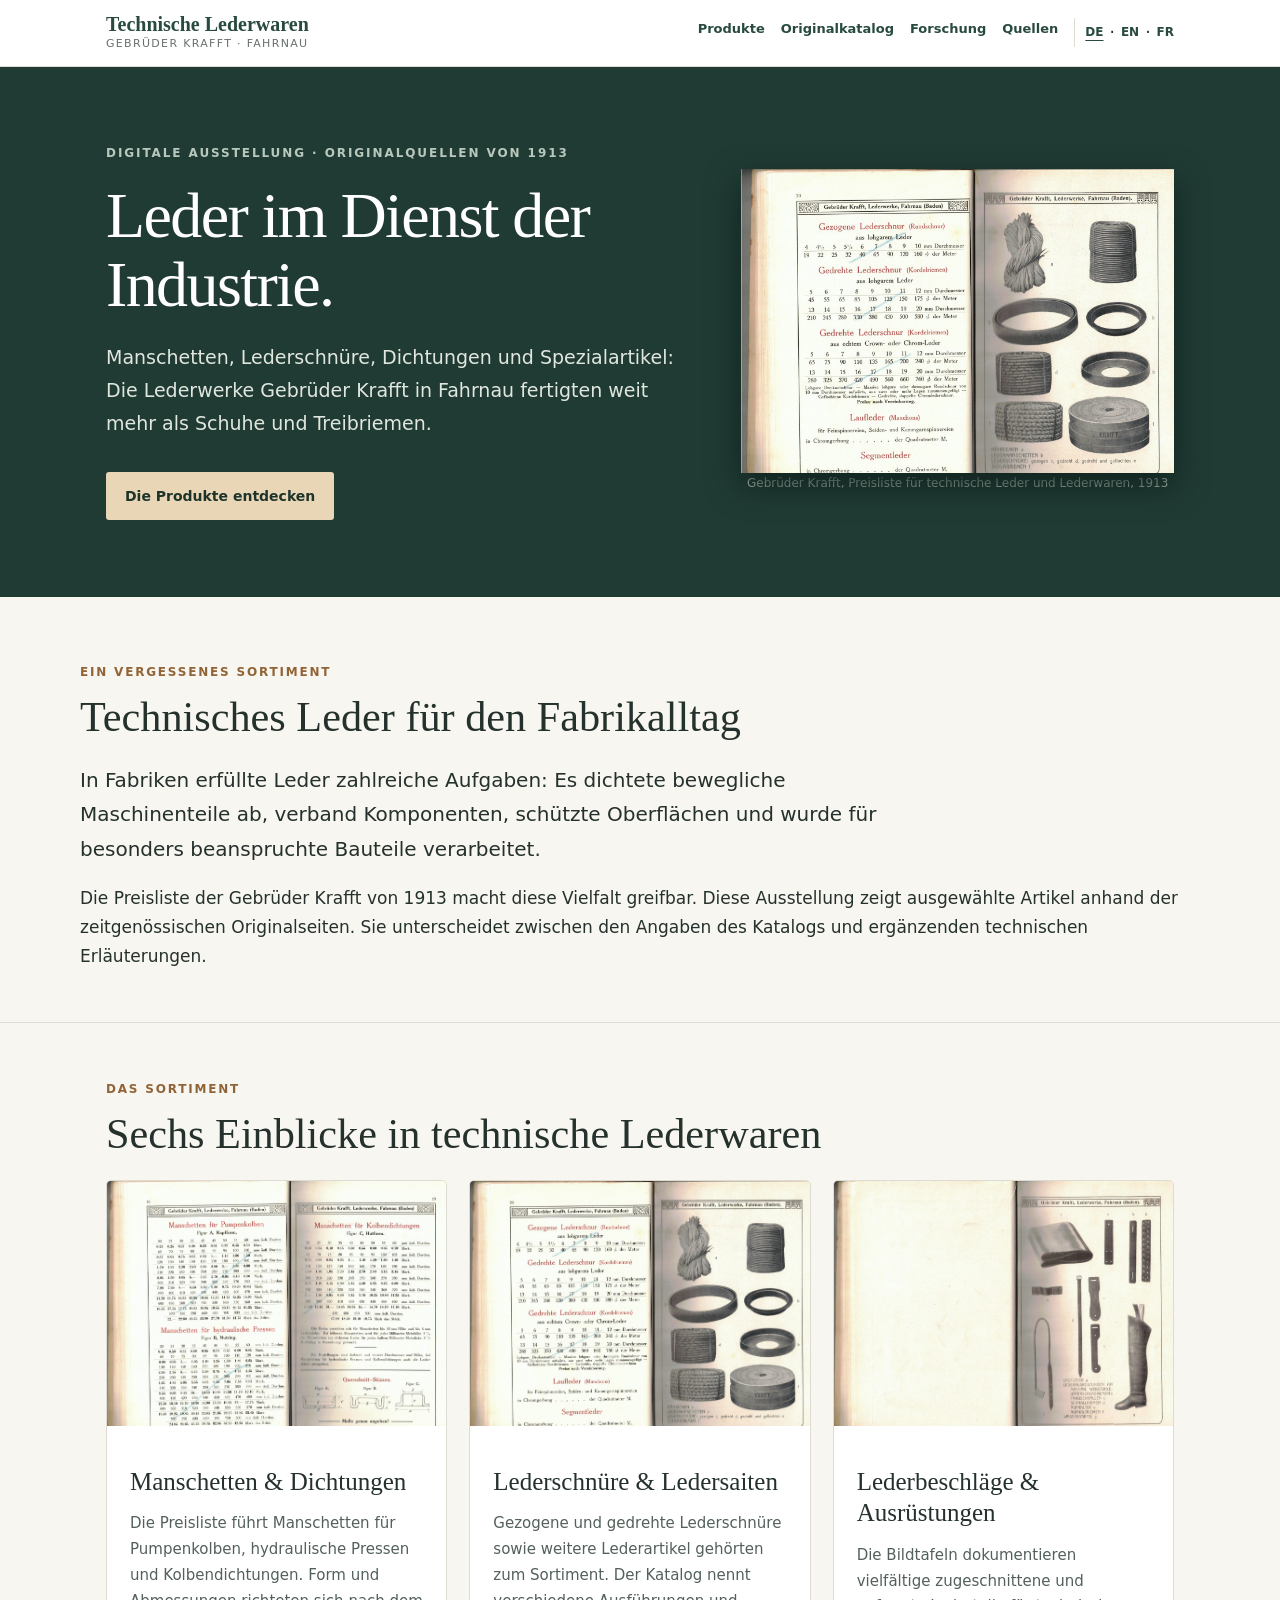
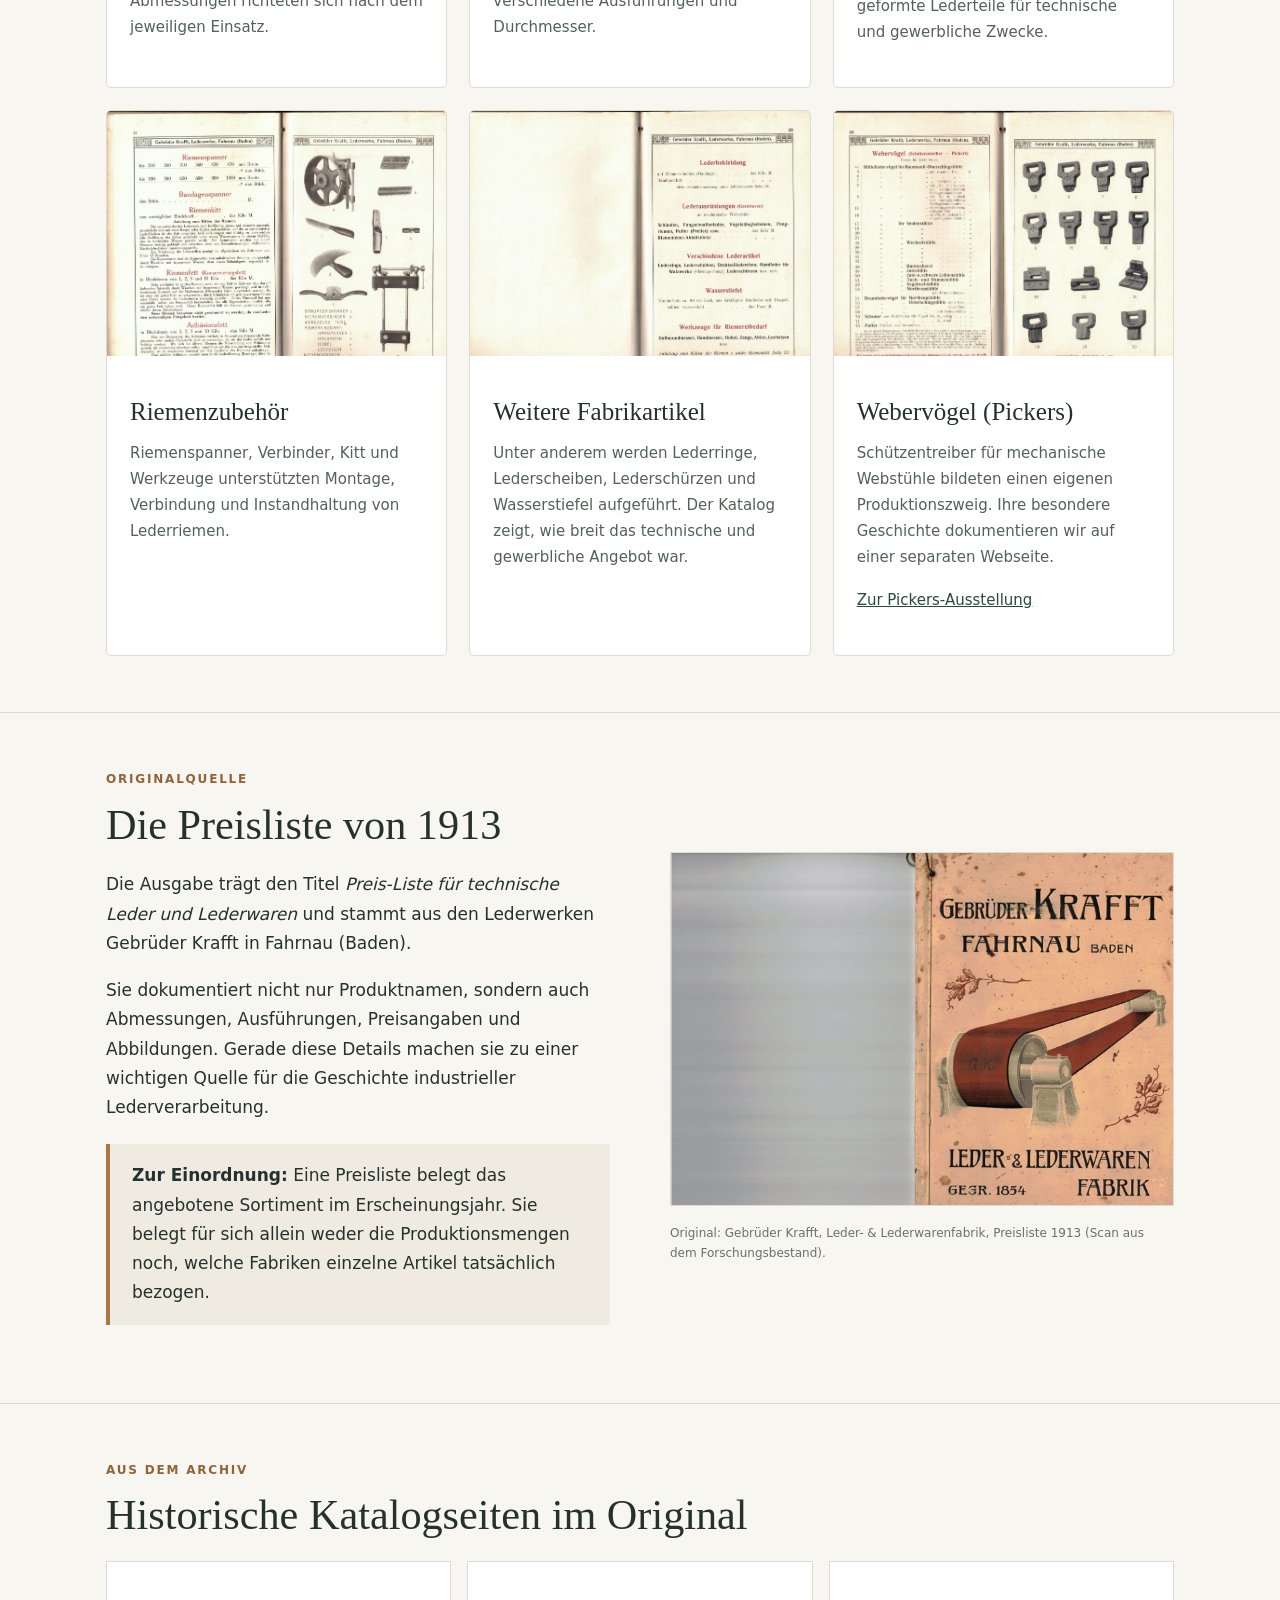
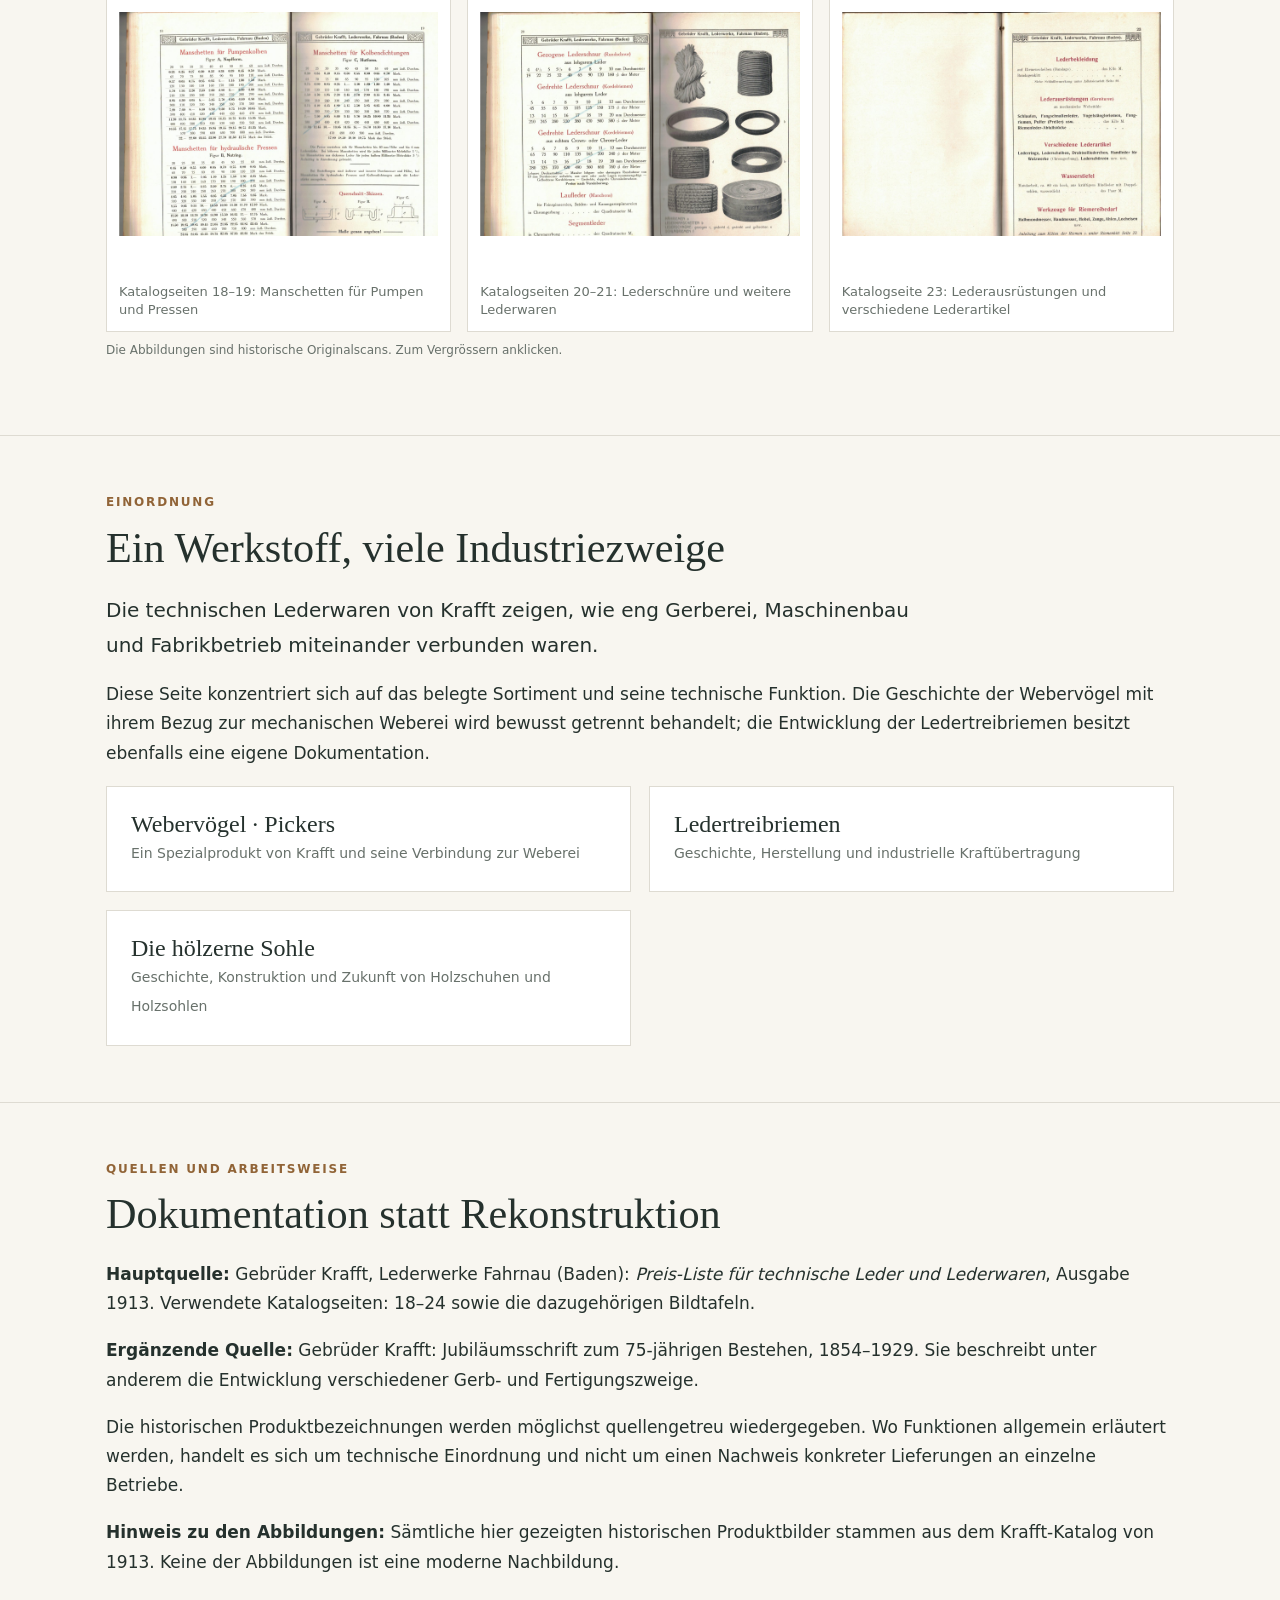
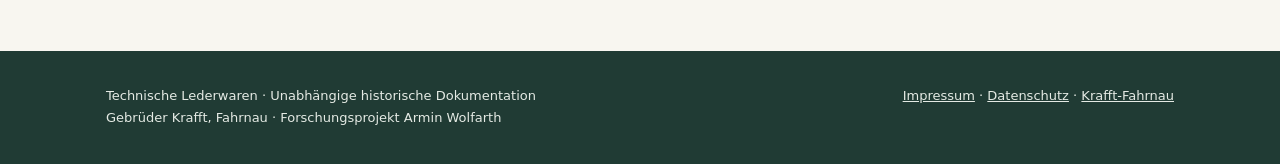
<file: index.html>
<!DOCTYPE html>

<html lang="de">
<head>
<meta charset="utf-8"/>
<meta content="width=device-width, initial-scale=1" name="viewport"/>
<title>Technische Lederwaren – Gebrüder Krafft Fahrnau | Historischer Katalog 1913</title>
<meta content="Historische technische Lederwaren der Gebrüder Krafft in Fahrnau: Manschetten, Dichtungen, Lederschnüre und Fabrikartikel aus dem Originalkatalog von 1913." name="description"/>
<meta content="index,follow" name="robots"/>
<link href="https://technische-lederwaren.krafft-fahrnau.de/" rel="canonical"/>
<link href="style.css" rel="stylesheet"/>
<link href="https://technische-lederwaren.krafft-fahrnau.de/" hreflang="de" rel="alternate"/><link href="https://technische-lederwaren.krafft-fahrnau.de/en/" hreflang="en" rel="alternate"/><link href="https://technische-lederwaren.krafft-fahrnau.de/fr/" hreflang="fr" rel="alternate"/></head>
<body>
<header><div class="wrap"><a class="brand" href="index.html">Technische Lederwaren<small>Gebrüder Krafft · Fahrnau</small></a><nav aria-label="Hauptnavigation"><a href="index.html#produkte">Produkte</a><a href="index.html#katalog">Originalkatalog</a><a href="index.html#forschung">Forschung</a><a href="index.html#quellen">Quellen</a><span aria-label="Sprachen" class="language-switch"><a aria-current="page" href="./">DE</a> · <a href="en/">EN</a> · <a href="fr/">FR</a></span></nav></div></header>
<section class="hero"><div class="wrap"><div><div class="eyebrow">Digitale Ausstellung · Originalquellen von 1913</div><h1>Leder im Dienst der Industrie.</h1><p>Manschetten, Lederschnüre, Dichtungen und Spezialartikel: Die Lederwerke Gebrüder Krafft in Fahrnau fertigten weit mehr als Schuhe und Treibriemen.</p><a class="btn" href="#produkte">Die Produkte entdecken</a></div><figure><img alt="Originalkatalog Gebrüder Krafft 1913: Lederschnüre und Abbildungen technischer Lederartikel" src="assets/katalog-14.jpg"/><figcaption>Gebrüder Krafft, Preisliste für technische Leder und Lederwaren, 1913</figcaption></figure></div></section>
<main>
<section class="intro wrap"><div class="kicker">Ein vergessenes Sortiment</div><h2>Technisches Leder für den Fabrikalltag</h2><p class="lead">In Fabriken erfüllte Leder zahlreiche Aufgaben: Es dichtete bewegliche Maschinenteile ab, verband Komponenten, schützte Oberflächen und wurde für besonders beanspruchte Bauteile verarbeitet.</p><p>Die Preisliste der Gebrüder Krafft von 1913 macht diese Vielfalt greifbar. Diese Ausstellung zeigt ausgewählte Artikel anhand der zeitgenössischen Originalseiten. Sie unterscheidet zwischen den Angaben des Katalogs und ergänzenden technischen Erläuterungen.</p></section>
<section class="section" id="produkte"><div class="wrap"><div class="kicker">Das Sortiment</div><h2>Sechs Einblicke in technische Lederwaren</h2><div class="cards">
<article class="card"><img alt="Katalogseiten 18 und 19 mit Manschetten für Pumpenkolben und hydraulische Pressen" loading="lazy" src="assets/katalog-13.jpg"/><div class="inside"><h3>Manschetten &amp; Dichtungen</h3><p>Die Preisliste führt Manschetten für Pumpenkolben, hydraulische Pressen und Kolbendichtungen. Form und Abmessungen richteten sich nach dem jeweiligen Einsatz.</p></div></article>
<article class="card"><img alt="Katalogseiten 20 und 21 mit Lederschnüren und technischen Lederprodukten" loading="lazy" src="assets/katalog-14.jpg"/><div class="inside"><h3>Lederschnüre &amp; Ledersaiten</h3><p>Gezogene und gedrehte Lederschnüre sowie weitere Lederartikel gehörten zum Sortiment. Der Katalog nennt verschiedene Ausführungen und Durchmesser.</p></div></article>
<article class="card"><img alt="Historische Abbildungen von Lederausrüstungen und Zubehör im Krafft-Katalog" loading="lazy" src="assets/katalog-15.jpg"/><div class="inside"><h3>Lederbeschläge &amp; Ausrüstungen</h3><p>Die Bildtafeln dokumentieren vielfältige zugeschnittene und geformte Lederteile für technische und gewerbliche Zwecke.</p></div></article>
<article class="card"><img alt="Katalogseite mit Riemenspannern, Riemenkitt und Werkzeugen" loading="lazy" src="assets/katalog-17.jpg"/><div class="inside"><h3>Riemenzubehör</h3><p>Riemenspanner, Verbinder, Kitt und Werkzeuge unterstützten Montage, Verbindung und Instandhaltung von Lederriemen.</p></div></article>
<article class="card"><img alt="Katalogseite mit Lederausrüstungen, Lederartikeln und Wasserstiefeln" loading="lazy" src="assets/katalog-18.jpg"/><div class="inside"><h3>Weitere Fabrikartikel</h3><p>Unter anderem werden Lederringe, Lederscheiben, Lederschürzen und Wasserstiefel aufgeführt. Der Katalog zeigt, wie breit das technische und gewerbliche Angebot war.</p></div></article>
<article class="card"><img alt="Krafft-Katalog Seite 24 mit Webervögeln und Picker-Abbildungen" loading="lazy" src="assets/katalog-19.jpg"/><div class="inside"><h3>Webervögel (Pickers)</h3><p>Schützentreiber für mechanische Webstühle bildeten einen eigenen Produktionszweig. Ihre besondere Geschichte dokumentieren wir auf einer separaten Webseite.</p><p><a href="https://pickers.krafft-fahrnau.de/">Zur Pickers-Ausstellung</a></p></div></article>
</div></div></section>
<section class="section" id="katalog"><div class="wrap split"><div><div class="kicker">Originalquelle</div><h2>Die Preisliste von 1913</h2><p>Die Ausgabe trägt den Titel <em>Preis-Liste für technische Leder und Lederwaren</em> und stammt aus den Lederwerken Gebrüder Krafft in Fahrnau (Baden).</p><p>Sie dokumentiert nicht nur Produktnamen, sondern auch Abmessungen, Ausführungen, Preisangaben und Abbildungen. Gerade diese Details machen sie zu einer wichtigen Quelle für die Geschichte industrieller Lederverarbeitung.</p><div class="note"><strong>Zur Einordnung:</strong> Eine Preisliste belegt das angebotene Sortiment im Erscheinungsjahr. Sie belegt für sich allein weder die Produktionsmengen noch, welche Fabriken einzelne Artikel tatsächlich bezogen.</div></div><div><img alt="Titelblatt des Krafft-Katalogs Leder und Lederwaren, Ausgabe 1913" loading="lazy" src="assets/katalog-1.jpg"/><div class="caption">Original: Gebrüder Krafft, Leder- &amp; Lederwarenfabrik, Preisliste 1913 (Scan aus dem Forschungsbestand).</div></div></div></section>
<section class="section"><div class="wrap"><div class="kicker">Aus dem Archiv</div><h2>Historische Katalogseiten im Original</h2><div class="gallery"><figure><a aria-label="Katalogseiten 18 bis 19 vergrössern" href="assets/katalog-13.jpg" rel="noopener" target="_blank"><img alt="Manschetten für Pumpenkolben und hydraulische Pressen" loading="lazy" src="assets/katalog-13.jpg"/></a><figcaption>Katalogseiten 18–19: Manschetten für Pumpen und Pressen</figcaption></figure><figure><a aria-label="Katalogseiten 20 bis 21 vergrössern" href="assets/katalog-14.jpg" rel="noopener" target="_blank"><img alt="Lederschnüre und Manschon-Leder" loading="lazy" src="assets/katalog-14.jpg"/></a><figcaption>Katalogseiten 20–21: Lederschnüre und weitere Lederwaren</figcaption></figure><figure><a aria-label="Katalogseite 23 vergrössern" href="assets/katalog-18.jpg" rel="noopener" target="_blank"><img alt="Verschiedene Lederartikel und Wasserstiefel" loading="lazy" src="assets/katalog-18.jpg"/></a><figcaption>Katalogseite 23: Lederausrüstungen und verschiedene Lederartikel</figcaption></figure></div><p class="caption">Die Abbildungen sind historische Originalscans. Zum Vergrössern anklicken.</p></div></section>
<section class="section" id="forschung"><div class="wrap"><div class="kicker">Einordnung</div><h2>Ein Werkstoff, viele Industriezweige</h2><p class="lead">Die technischen Lederwaren von Krafft zeigen, wie eng Gerberei, Maschinenbau und Fabrikbetrieb miteinander verbunden waren.</p><p>Diese Seite konzentriert sich auf das belegte Sortiment und seine technische Funktion. Die Geschichte der Webervögel mit ihrem Bezug zur mechanischen Weberei wird bewusst getrennt behandelt; die Entwicklung der Ledertreibriemen besitzt ebenfalls eine eigene Dokumentation.</p><div class="links"><a class="linkbox" href="https://pickers.krafft-fahrnau.de/"><strong>Webervögel · Pickers</strong><span>Ein Spezialprodukt von Krafft und seine Verbindung zur Weberei</span></a><a class="linkbox" href="https://ledertreibriemen.de/"><strong>Ledertreibriemen</strong><span>Geschichte, Herstellung und industrielle Kraftübertragung</span></a><a class="linkbox" href="https://hoelzernesohle.de/"><strong>Die hölzerne Sohle</strong><span>Geschichte, Konstruktion und Zukunft von Holzschuhen und Holzsohlen</span></a></div></div></section>
<section class="section" id="quellen"><div class="wrap"><div class="kicker">Quellen und Arbeitsweise</div><h2>Dokumentation statt Rekonstruktion</h2><p><strong>Hauptquelle:</strong> Gebrüder Krafft, Lederwerke Fahrnau (Baden): <em>Preis-Liste für technische Leder und Lederwaren</em>, Ausgabe 1913. Verwendete Katalogseiten: 18–24 sowie die dazugehörigen Bildtafeln.</p><p><strong>Ergänzende Quelle:</strong> Gebrüder Krafft: Jubiläumsschrift zum 75-jährigen Bestehen, 1854–1929. Sie beschreibt unter anderem die Entwicklung verschiedener Gerb- und Fertigungszweige.</p><p>Die historischen Produktbezeichnungen werden möglichst quellengetreu wiedergegeben. Wo Funktionen allgemein erläutert werden, handelt es sich um technische Einordnung und nicht um einen Nachweis konkreter Lieferungen an einzelne Betriebe.</p><p><strong>Hinweis zu den Abbildungen:</strong> Sämtliche hier gezeigten historischen Produktbilder stammen aus dem Krafft-Katalog von 1913. Keine der Abbildungen ist eine moderne Nachbildung.</p></div></section>
</main>
<footer><div class="wrap"><div>Technische Lederwaren · Unabhängige historische Dokumentation<br/>Gebrüder Krafft, Fahrnau · Forschungsprojekt Armin Wolfarth</div><div><a href="impressum.html">Impressum</a> · <a href="datenschutz.html">Datenschutz</a> · <a href="https://krafft-fahrnau.de/">Krafft-Fahrnau</a></div></div></footer>
</body>
</html>
</file>
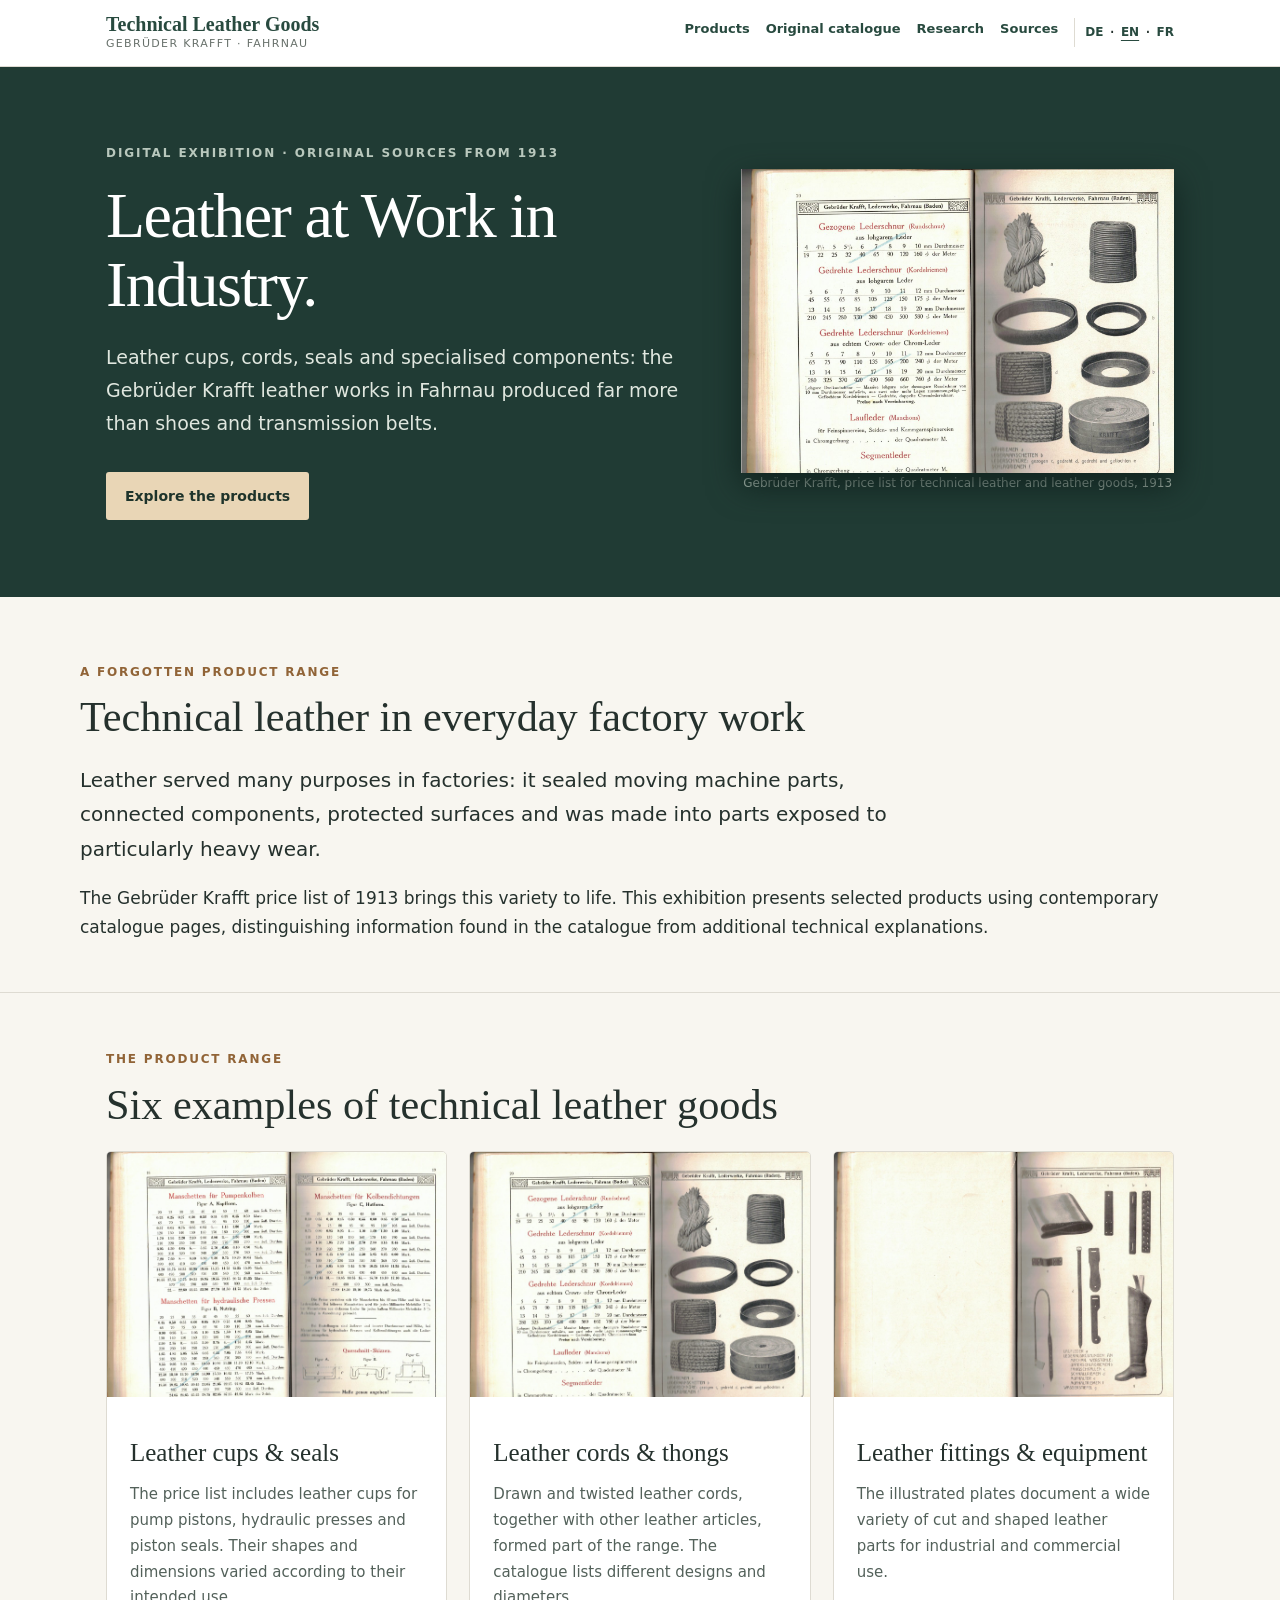
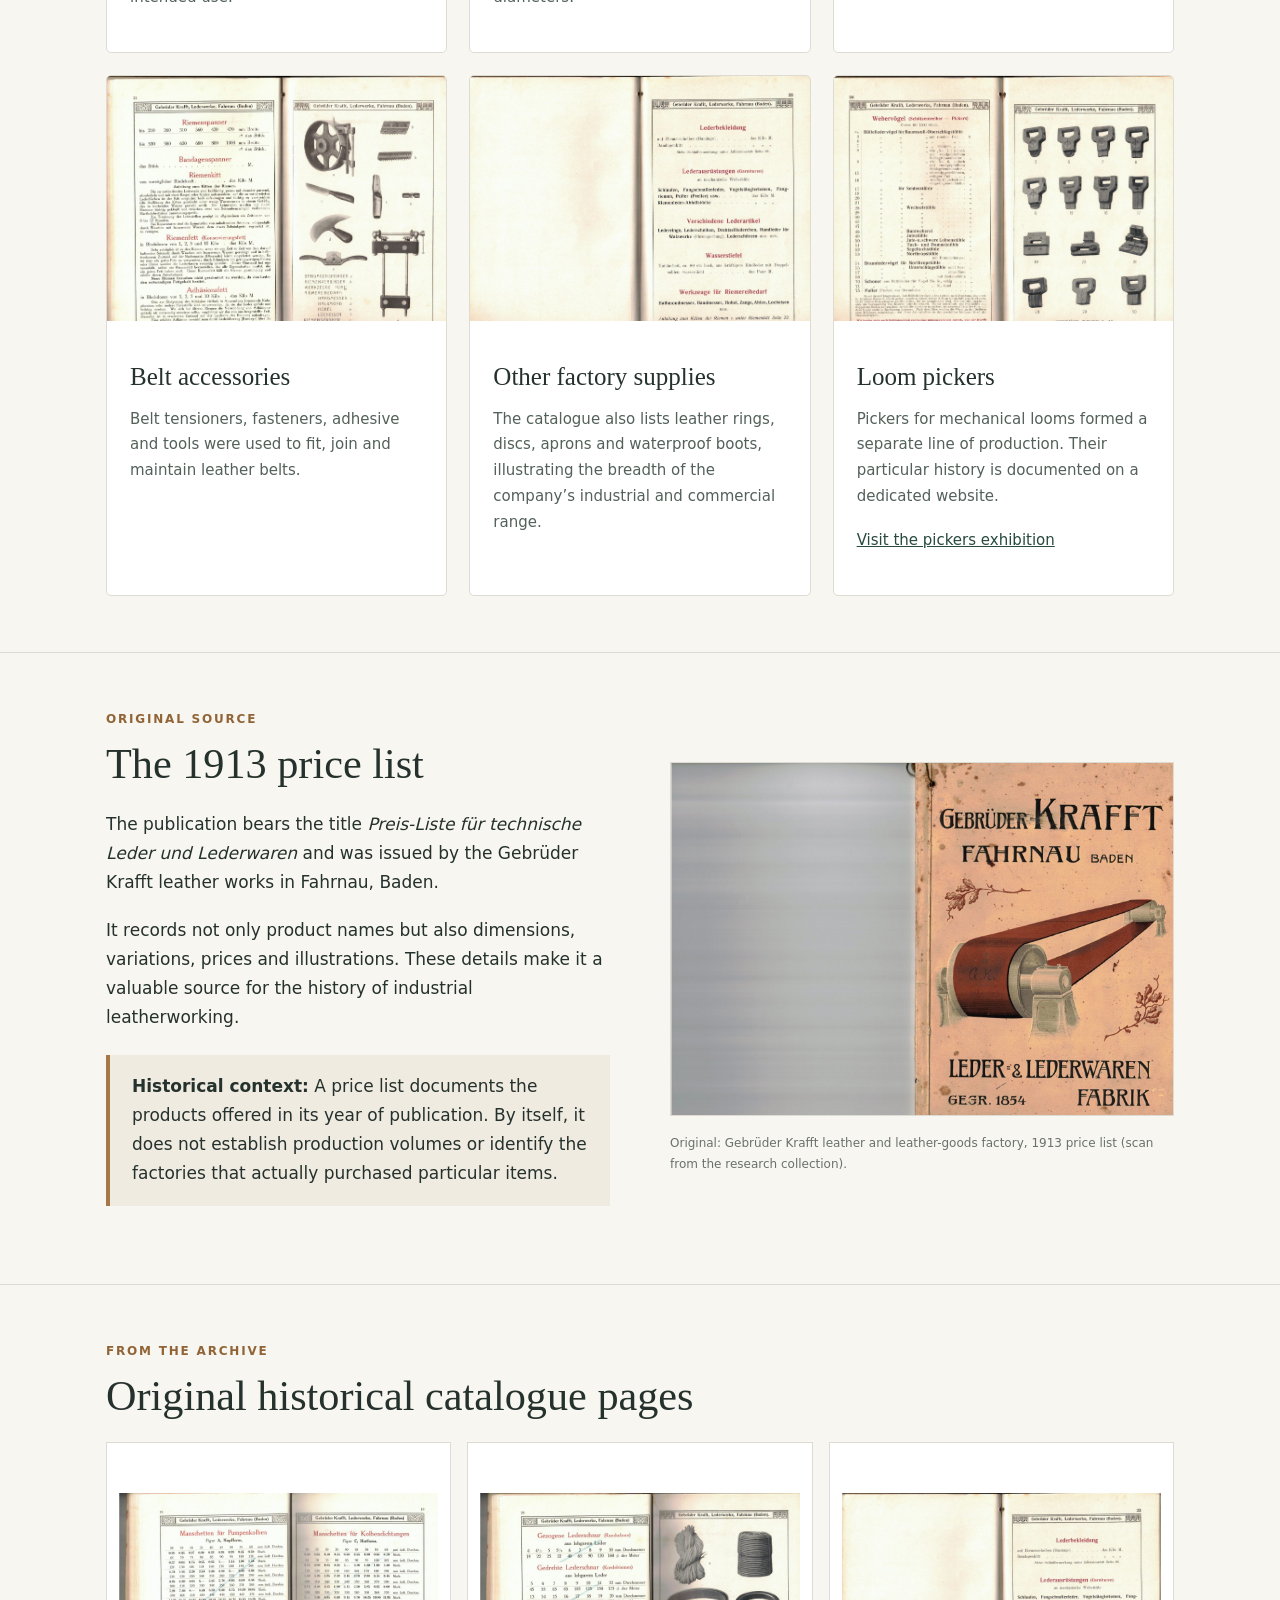
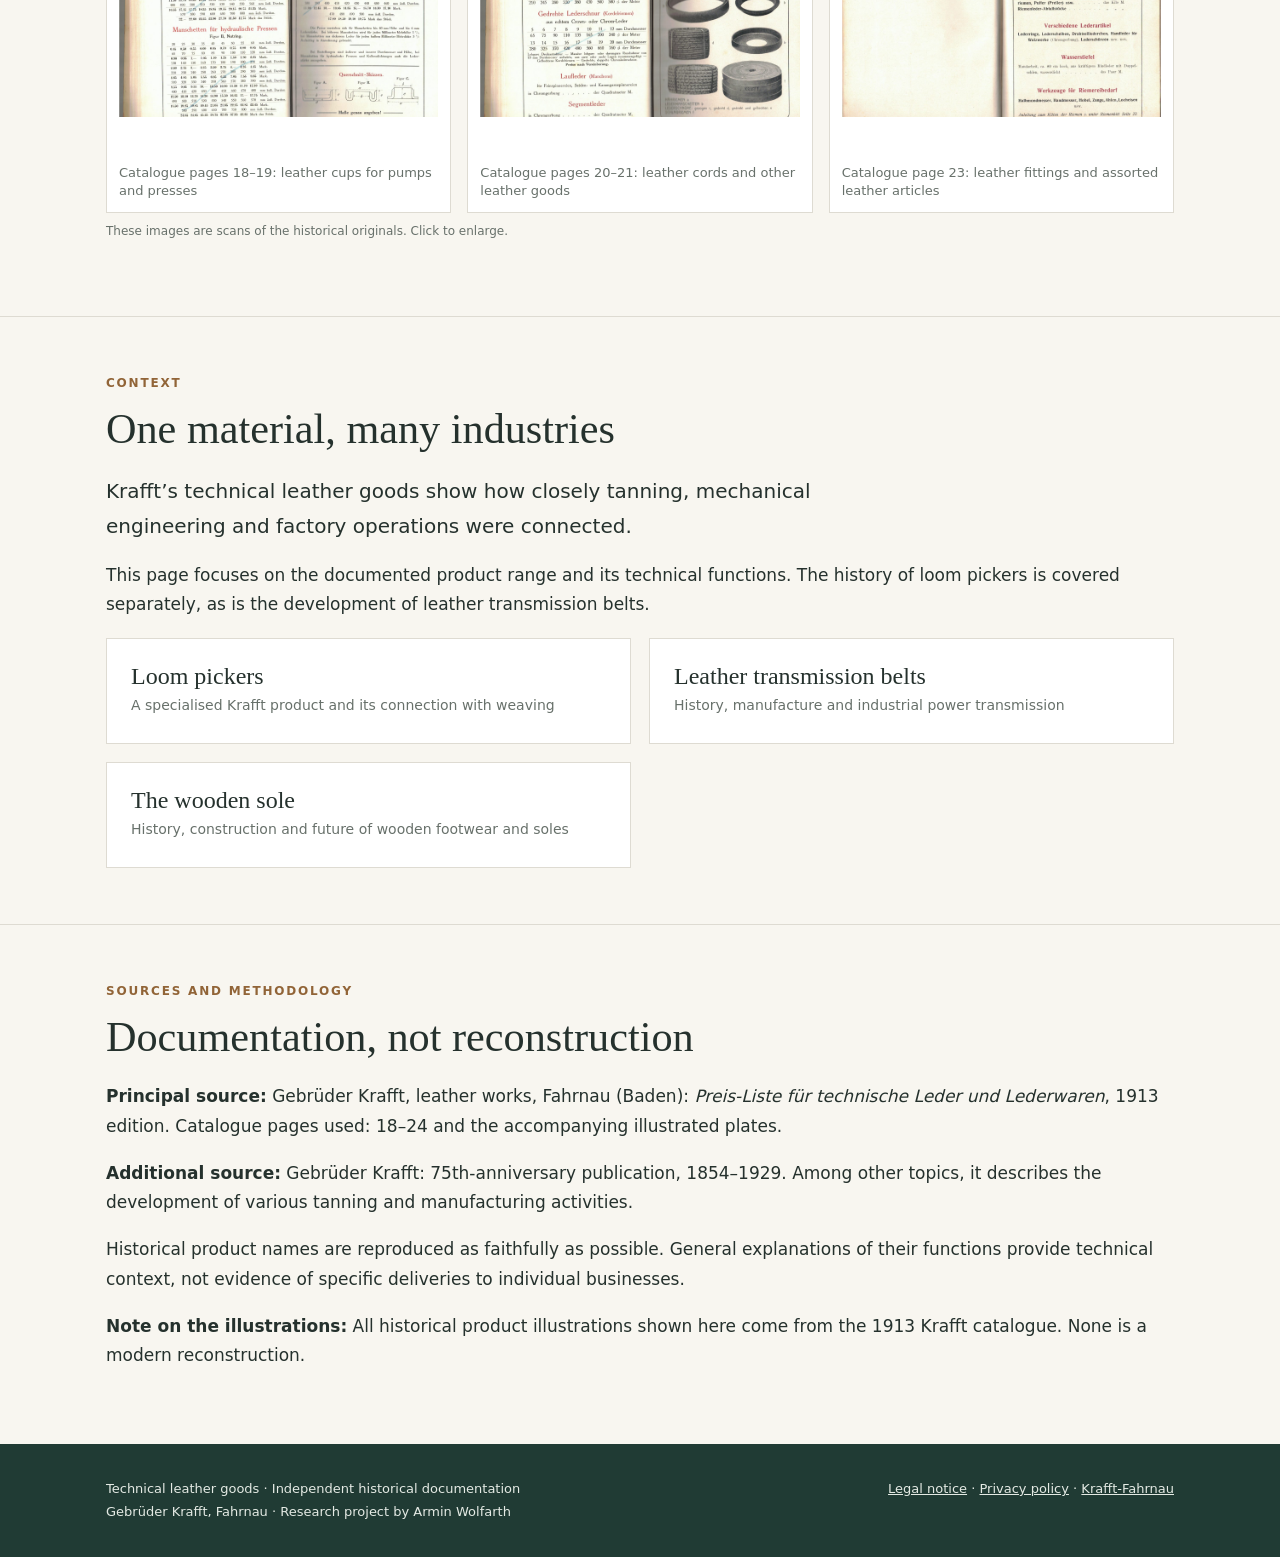
<file: en/index.html>
<!DOCTYPE html>

<html lang="en">
<head>
<meta charset="utf-8"/>
<meta content="width=device-width, initial-scale=1" name="viewport"/>
<title>Technical Leather Goods | Gebrüder Krafft, Fahrnau | 1913 Catalogue</title>
<meta content="Historical technical leather goods from Gebrüder Krafft in Fahrnau: leather cups, seals, cords and factory supplies documented in the original 1913 catalogue." name="description"/>
<meta content="index,follow" name="robots"/>
<link href="https://technische-lederwaren.krafft-fahrnau.de/en/" rel="canonical"/>
<link href="../style.css" rel="stylesheet"/>
<link href="https://technische-lederwaren.krafft-fahrnau.de/" hreflang="de" rel="alternate"/><link href="https://technische-lederwaren.krafft-fahrnau.de/en/" hreflang="en" rel="alternate"/><link href="https://technische-lederwaren.krafft-fahrnau.de/fr/" hreflang="fr" rel="alternate"/></head>
<body>
<header><div class="wrap"><a class="brand" href="index.html">Technical Leather Goods<small>Gebrüder Krafft · Fahrnau</small></a><nav aria-label="Main navigation"><a href="index.html#produkte">Products</a><a href="index.html#katalog">Original catalogue</a><a href="index.html#forschung">Research</a><a href="index.html#quellen">Sources</a><span aria-label="Languages" class="language-switch"><a href="../">DE</a> · <a aria-current="page" href="../en/">EN</a> · <a href="../fr/">FR</a></span></nav></div></header>
<section class="hero"><div class="wrap"><div><div class="eyebrow">Digital exhibition · Original sources from 1913</div><h1>Leather at Work in Industry.</h1><p>Leather cups, cords, seals and specialised components: the Gebrüder Krafft leather works in Fahrnau produced far more than shoes and transmission belts.</p><a class="btn" href="#produkte">Explore the products</a></div><figure><img alt="Original Krafft catalogue, 1913: leather cords and illustrations of technical leather goods" src="../assets/katalog-14.jpg"/><figcaption>Gebrüder Krafft, price list for technical leather and leather goods, 1913</figcaption></figure></div></section>
<main>
<section class="intro wrap"><div class="kicker">A forgotten product range</div><h2>Technical leather in everyday factory work</h2><p class="lead">Leather served many purposes in factories: it sealed moving machine parts, connected components, protected surfaces and was made into parts exposed to particularly heavy wear.</p><p>The Gebrüder Krafft price list of 1913 brings this variety to life. This exhibition presents selected products using contemporary catalogue pages, distinguishing information found in the catalogue from additional technical explanations.</p></section>
<section class="section" id="produkte"><div class="wrap"><div class="kicker">The product range</div><h2>Six examples of technical leather goods</h2><div class="cards">
<article class="card"><img alt="Catalogue pages 18–19: leather cups for pump pistons and hydraulic presses" loading="lazy" src="../assets/katalog-13.jpg"/><div class="inside"><h3>Leather cups &amp; seals</h3><p>The price list includes leather cups for pump pistons, hydraulic presses and piston seals. Their shapes and dimensions varied according to their intended use.</p></div></article>
<article class="card"><img alt="Catalogue pages 20–21: leather cords and technical leather goods" loading="lazy" src="../assets/katalog-14.jpg"/><div class="inside"><h3>Leather cords &amp; thongs</h3><p>Drawn and twisted leather cords, together with other leather articles, formed part of the range. The catalogue lists different designs and diameters.</p></div></article>
<article class="card"><img alt="Historical illustrations of leather fittings and accessories in the Krafft catalogue" loading="lazy" src="../assets/katalog-15.jpg"/><div class="inside"><h3>Leather fittings &amp; equipment</h3><p>The illustrated plates document a wide variety of cut and shaped leather parts for industrial and commercial use.</p></div></article>
<article class="card"><img alt="Catalogue page showing belt tensioners, belt adhesive and tools" loading="lazy" src="../assets/katalog-17.jpg"/><div class="inside"><h3>Belt accessories</h3><p>Belt tensioners, fasteners, adhesive and tools were used to fit, join and maintain leather belts.</p></div></article>
<article class="card"><img alt="Catalogue page showing leather fittings, assorted leather goods and waterproof boots" loading="lazy" src="../assets/katalog-18.jpg"/><div class="inside"><h3>Other factory supplies</h3><p>The catalogue also lists leather rings, discs, aprons and waterproof boots, illustrating the breadth of the company’s industrial and commercial range.</p></div></article>
<article class="card"><img alt="Krafft catalogue, page 24: loom pickers and illustrations" loading="lazy" src="../assets/katalog-19.jpg"/><div class="inside"><h3>Loom pickers</h3><p>Pickers for mechanical looms formed a separate line of production. Their particular history is documented on a dedicated website.</p><p><a href="https://pickers.krafft-fahrnau.de/en/">Visit the pickers exhibition</a></p></div></article>
</div></div></section>
<section class="section" id="katalog"><div class="wrap split"><div><div class="kicker">Original source</div><h2>The 1913 price list</h2><p>The publication bears the title <em>Preis-Liste für technische Leder und Lederwaren</em> and was issued by the Gebrüder Krafft leather works in Fahrnau, Baden.</p><p>It records not only product names but also dimensions, variations, prices and illustrations. These details make it a valuable source for the history of industrial leatherworking.</p><div class="note"><strong>Historical context:</strong> A price list documents the products offered in its year of publication. By itself, it does not establish production volumes or identify the factories that actually purchased particular items.</div></div><div><img alt="Cover of the Krafft leather and leather-goods catalogue, 1913 edition" loading="lazy" src="../assets/katalog-1.jpg"/><div class="caption">Original: Gebrüder Krafft leather and leather-goods factory, 1913 price list (scan from the research collection).</div></div></div></section>
<section class="section"><div class="wrap"><div class="kicker">From the archive</div><h2>Original historical catalogue pages</h2><div class="gallery"><figure><a aria-label="Enlarge catalogue pages 18–19" href="../assets/katalog-13.jpg" rel="noopener" target="_blank"><img alt="Leather cups for pump pistons and hydraulic presses" loading="lazy" src="../assets/katalog-13.jpg"/></a><figcaption>Catalogue pages 18–19: leather cups for pumps and presses</figcaption></figure><figure><a aria-label="Enlarge catalogue pages 20–21" href="../assets/katalog-14.jpg" rel="noopener" target="_blank"><img alt="Leather cords and leather for textile machinery" loading="lazy" src="../assets/katalog-14.jpg"/></a><figcaption>Catalogue pages 20–21: leather cords and other leather goods</figcaption></figure><figure><a aria-label="Enlarge catalogue page 23" href="../assets/katalog-18.jpg" rel="noopener" target="_blank"><img alt="Various leather goods and waterproof boots" loading="lazy" src="../assets/katalog-18.jpg"/></a><figcaption>Catalogue page 23: leather fittings and assorted leather articles</figcaption></figure></div><p class="caption">These images are scans of the historical originals. Click to enlarge.</p></div></section>
<section class="section" id="forschung"><div class="wrap"><div class="kicker">Context</div><h2>One material, many industries</h2><p class="lead">Krafft’s technical leather goods show how closely tanning, mechanical engineering and factory operations were connected.</p><p>This page focuses on the documented product range and its technical functions. The history of loom pickers is covered separately, as is the development of leather transmission belts.</p><div class="links"><a class="linkbox" href="https://pickers.krafft-fahrnau.de/en/"><strong>Loom pickers</strong><span>A specialised Krafft product and its connection with weaving</span></a><a class="linkbox" href="https://ledertreibriemen.de/en/"><strong>Leather transmission belts</strong><span>History, manufacture and industrial power transmission</span></a><a class="linkbox" href="https://hoelzernesohle.de/"><strong>The wooden sole</strong><span>History, construction and future of wooden footwear and soles</span></a></div></div></section>
<section class="section" id="quellen"><div class="wrap"><div class="kicker">Sources and methodology</div><h2>Documentation, not reconstruction</h2><p><strong>Principal source:</strong> Gebrüder Krafft, leather works, Fahrnau (Baden): <em>Preis-Liste für technische Leder und Lederwaren</em>, 1913 edition. Catalogue pages used: 18–24 and the accompanying illustrated plates.</p><p><strong>Additional source:</strong> Gebrüder Krafft: 75th-anniversary publication, 1854–1929. Among other topics, it describes the development of various tanning and manufacturing activities.</p><p>Historical product names are reproduced as faithfully as possible. General explanations of their functions provide technical context, not evidence of specific deliveries to individual businesses.</p><p><strong>Note on the illustrations:</strong> All historical product illustrations shown here come from the 1913 Krafft catalogue. None is a modern reconstruction.</p></div></section>
</main>
<footer><div class="wrap"><div>Technical leather goods · Independent historical documentation<br/>Gebrüder Krafft, Fahrnau · Research project by Armin Wolfarth</div><div><a href="impressum.html">Legal notice</a> · <a href="datenschutz.html">Privacy policy</a> · <a href="https://krafft-fahrnau.de/">Krafft-Fahrnau</a></div></div></footer>
</body>
</html>
</file>
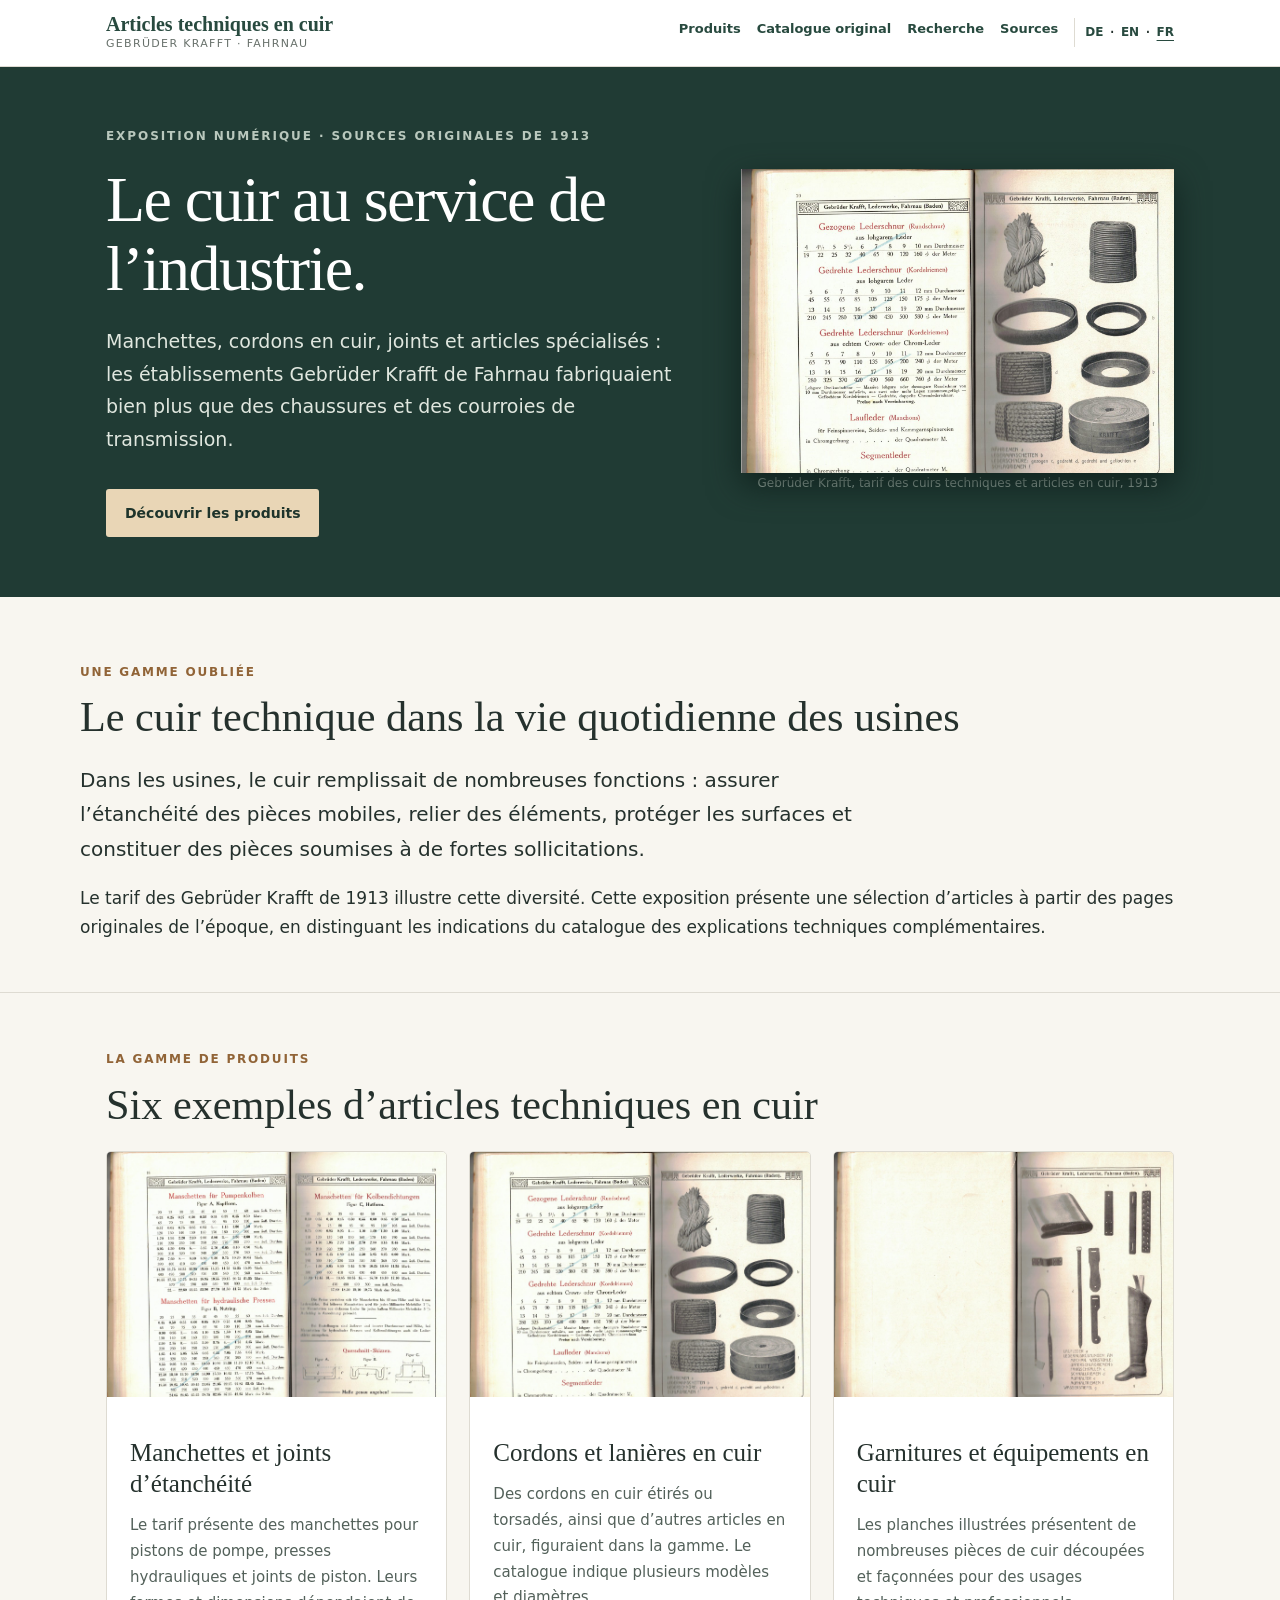
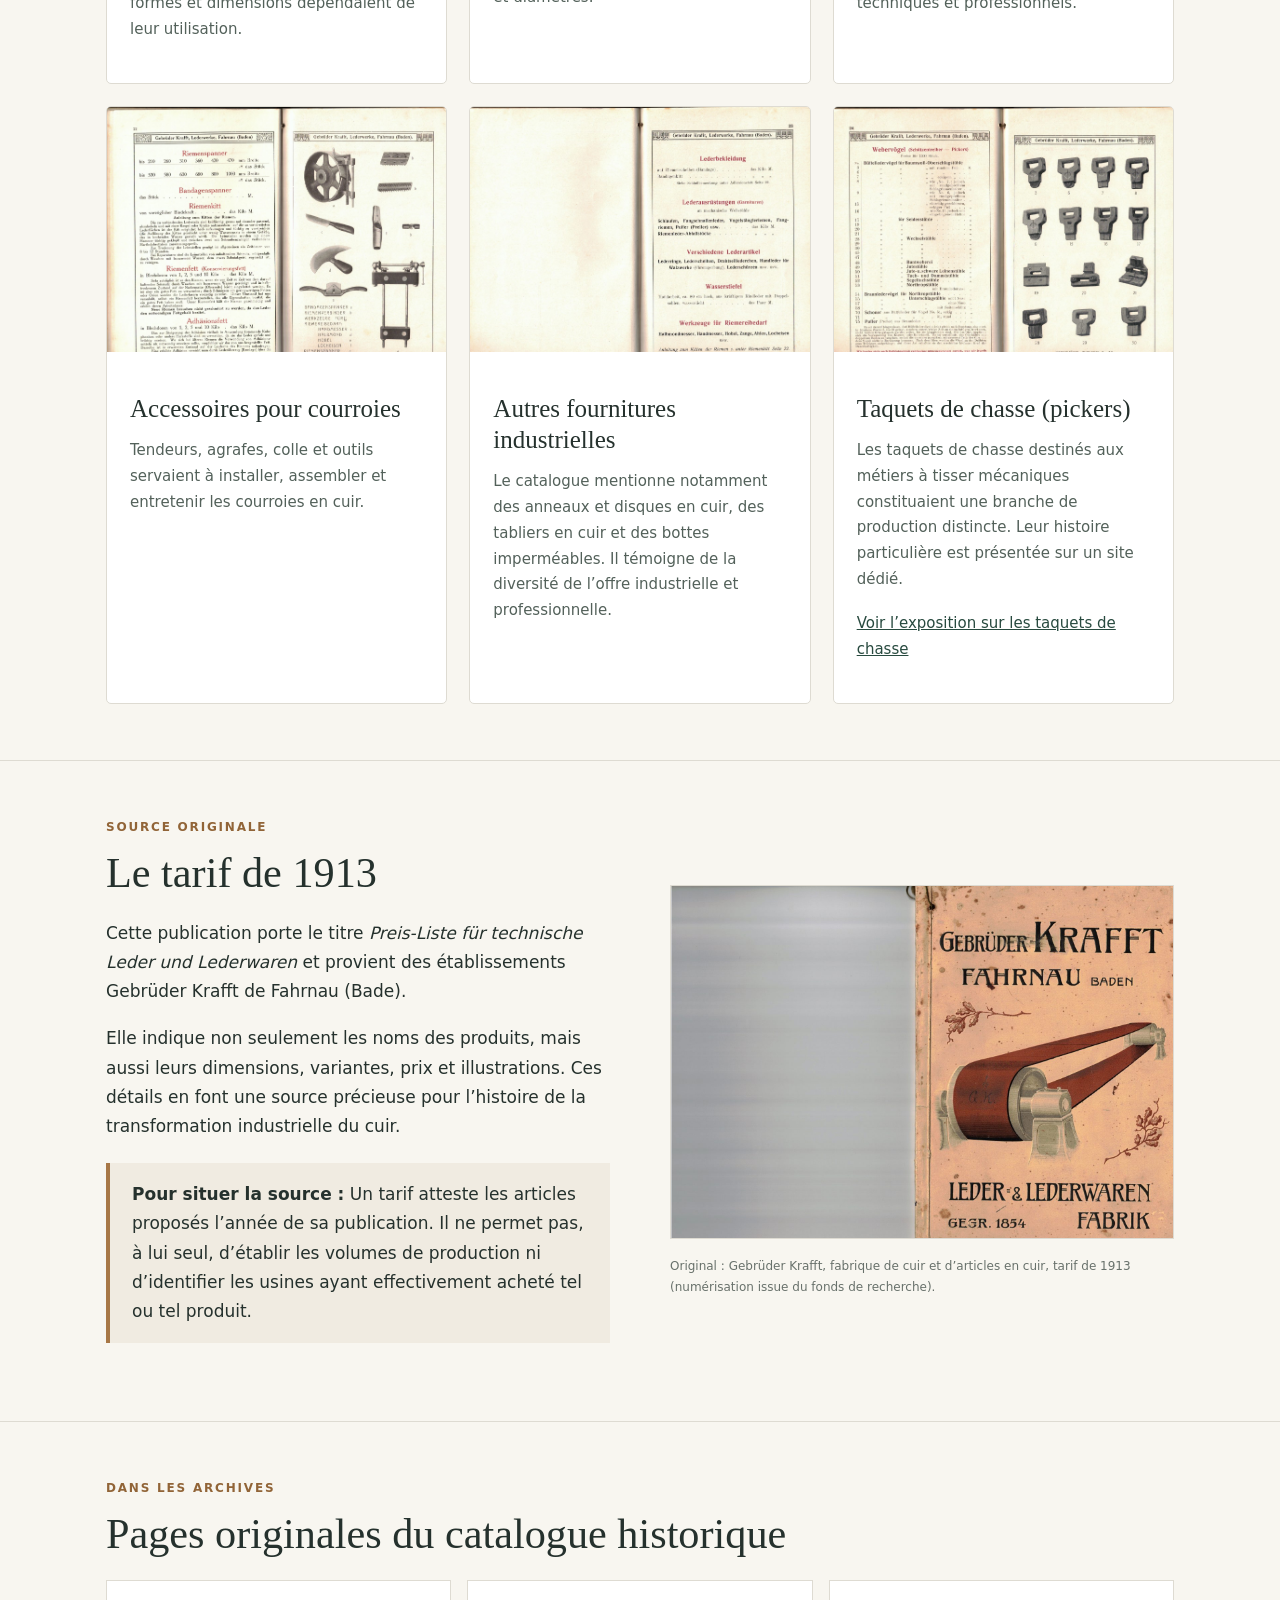
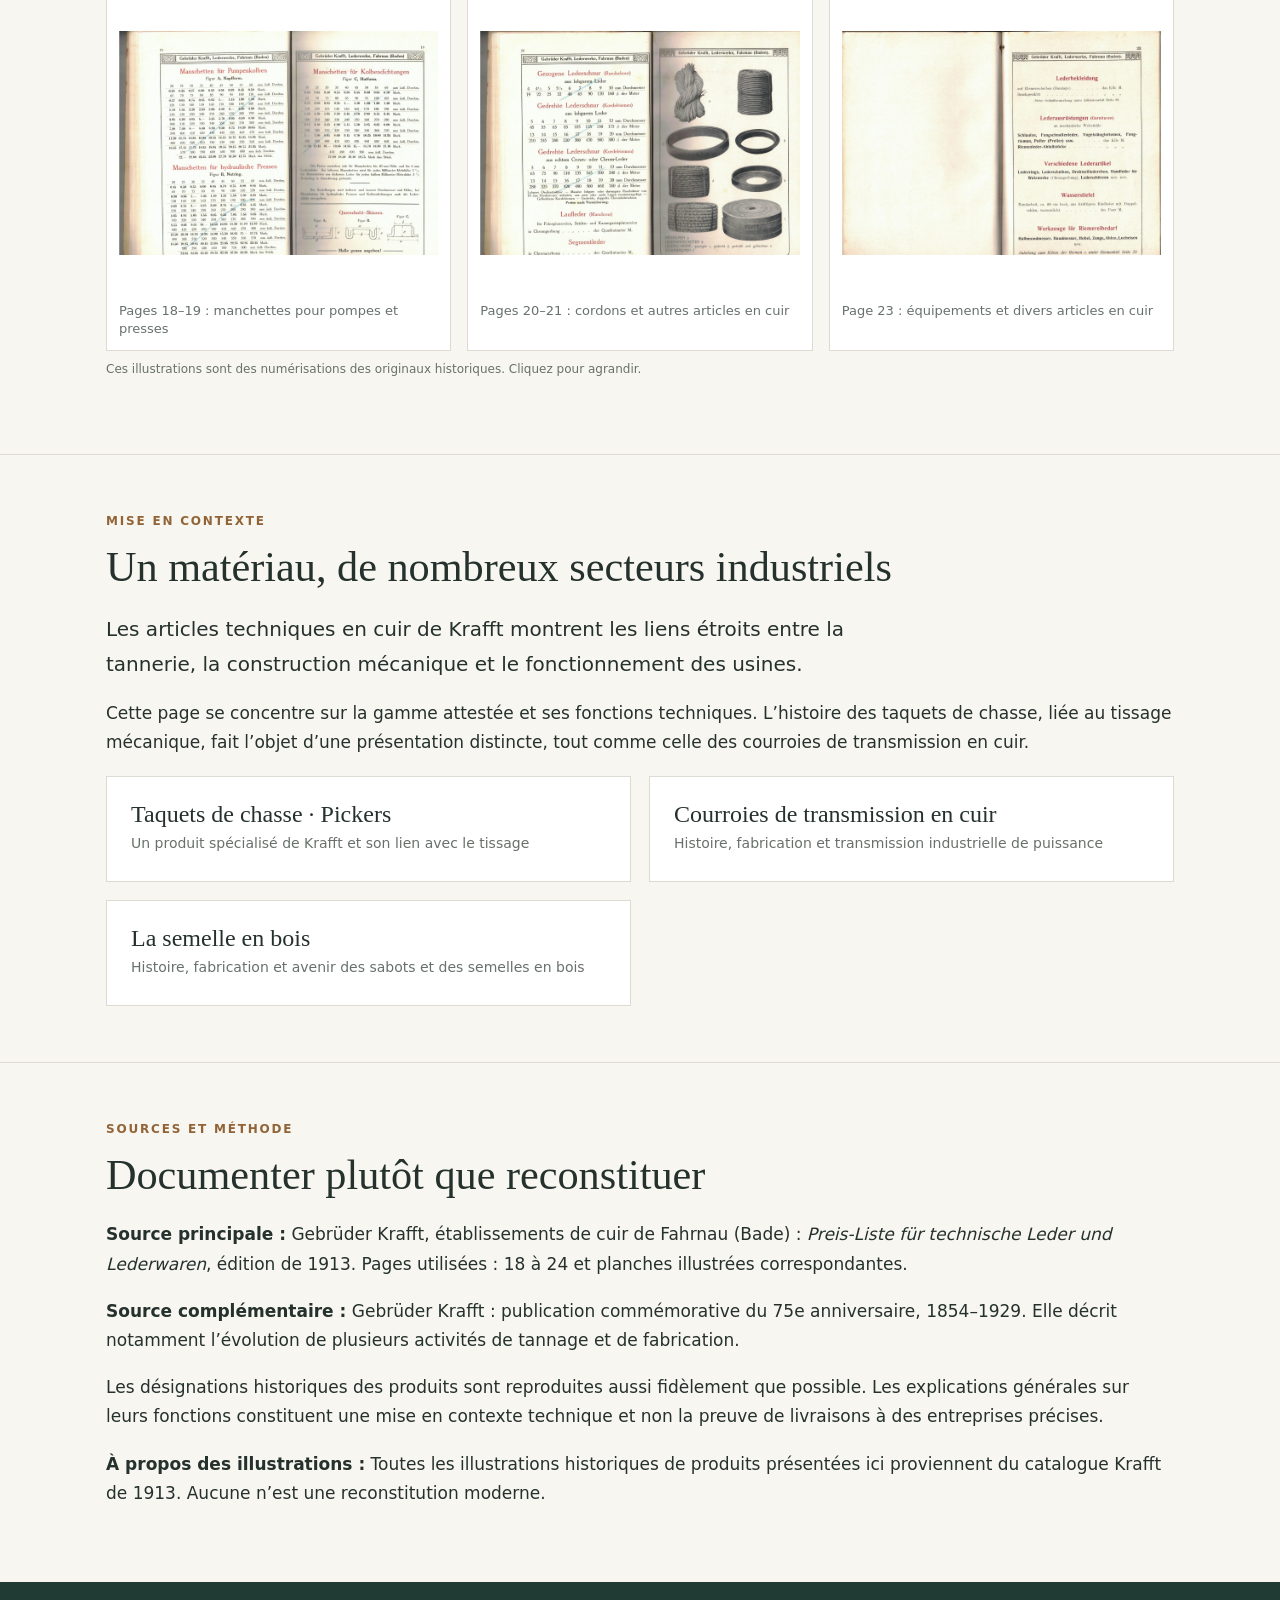
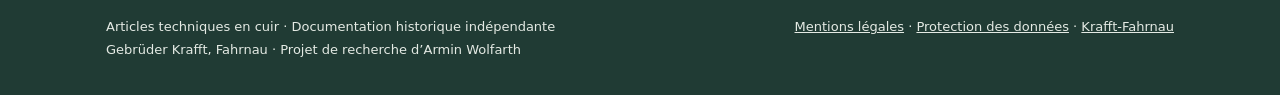
<file: fr/index.html>
<!DOCTYPE html>

<html lang="fr">
<head>
<meta charset="utf-8"/>
<meta content="width=device-width, initial-scale=1" name="viewport"/>
<title>Articles techniques en cuir | Gebrüder Krafft, Fahrnau | Catalogue de 1913</title>
<meta content="Articles techniques en cuir des Gebrüder Krafft à Fahrnau : manchettes, joints, cordons et fournitures industrielles du catalogue original de 1913." name="description"/>
<meta content="index,follow" name="robots"/>
<link href="https://technische-lederwaren.krafft-fahrnau.de/fr/" rel="canonical"/>
<link href="../style.css" rel="stylesheet"/>
<link href="https://technische-lederwaren.krafft-fahrnau.de/" hreflang="de" rel="alternate"/><link href="https://technische-lederwaren.krafft-fahrnau.de/en/" hreflang="en" rel="alternate"/><link href="https://technische-lederwaren.krafft-fahrnau.de/fr/" hreflang="fr" rel="alternate"/></head>
<body>
<header><div class="wrap"><a class="brand" href="index.html">Articles techniques en cuir<small>Gebrüder Krafft · Fahrnau</small></a><nav aria-label="Navigation principale"><a href="index.html#produkte">Produits</a><a href="index.html#katalog">Catalogue original</a><a href="index.html#forschung">Recherche</a><a href="index.html#quellen">Sources</a><span aria-label="Langues" class="language-switch"><a href="../">DE</a> · <a href="../en/">EN</a> · <a aria-current="page" href="../fr/">FR</a></span></nav></div></header>
<section class="hero"><div class="wrap"><div><div class="eyebrow">Exposition numérique · Sources originales de 1913</div><h1>Le cuir au service de l’industrie.</h1><p>Manchettes, cordons en cuir, joints et articles spécialisés : les établissements Gebrüder Krafft de Fahrnau fabriquaient bien plus que des chaussures et des courroies de transmission.</p><a class="btn" href="#produkte">Découvrir les produits</a></div><figure><img alt="Catalogue original Krafft de 1913 : cordons en cuir et illustrations d’articles techniques" src="../assets/katalog-14.jpg"/><figcaption>Gebrüder Krafft, tarif des cuirs techniques et articles en cuir, 1913</figcaption></figure></div></section>
<main>
<section class="intro wrap"><div class="kicker">Une gamme oubliée</div><h2>Le cuir technique dans la vie quotidienne des usines</h2><p class="lead">Dans les usines, le cuir remplissait de nombreuses fonctions : assurer l’étanchéité des pièces mobiles, relier des éléments, protéger les surfaces et constituer des pièces soumises à de fortes sollicitations.</p><p>Le tarif des Gebrüder Krafft de 1913 illustre cette diversité. Cette exposition présente une sélection d’articles à partir des pages originales de l’époque, en distinguant les indications du catalogue des explications techniques complémentaires.</p></section>
<section class="section" id="produkte"><div class="wrap"><div class="kicker">La gamme de produits</div><h2>Six exemples d’articles techniques en cuir</h2><div class="cards">
<article class="card"><img alt="Pages 18–19 : manchettes pour pistons de pompe et presses hydrauliques" loading="lazy" src="../assets/katalog-13.jpg"/><div class="inside"><h3>Manchettes et joints d’étanchéité</h3><p>Le tarif présente des manchettes pour pistons de pompe, presses hydrauliques et joints de piston. Leurs formes et dimensions dépendaient de leur utilisation.</p></div></article>
<article class="card"><img alt="Pages 20–21 : cordons en cuir et articles techniques" loading="lazy" src="../assets/katalog-14.jpg"/><div class="inside"><h3>Cordons et lanières en cuir</h3><p>Des cordons en cuir étirés ou torsadés, ainsi que d’autres articles en cuir, figuraient dans la gamme. Le catalogue indique plusieurs modèles et diamètres.</p></div></article>
<article class="card"><img alt="Illustrations historiques de garnitures et accessoires en cuir du catalogue Krafft" loading="lazy" src="../assets/katalog-15.jpg"/><div class="inside"><h3>Garnitures et équipements en cuir</h3><p>Les planches illustrées présentent de nombreuses pièces de cuir découpées et façonnées pour des usages techniques et professionnels.</p></div></article>
<article class="card"><img alt="Page du catalogue présentant tendeurs, colle et outils pour courroies" loading="lazy" src="../assets/katalog-17.jpg"/><div class="inside"><h3>Accessoires pour courroies</h3><p>Tendeurs, agrafes, colle et outils servaient à installer, assembler et entretenir les courroies en cuir.</p></div></article>
<article class="card"><img alt="Page du catalogue présentant garnitures en cuir, divers articles et bottes imperméables" loading="lazy" src="../assets/katalog-18.jpg"/><div class="inside"><h3>Autres fournitures industrielles</h3><p>Le catalogue mentionne notamment des anneaux et disques en cuir, des tabliers en cuir et des bottes imperméables. Il témoigne de la diversité de l’offre industrielle et professionnelle.</p></div></article>
<article class="card"><img alt="Catalogue Krafft, page 24 : taquets de chasse et illustrations" loading="lazy" src="../assets/katalog-19.jpg"/><div class="inside"><h3>Taquets de chasse (pickers)</h3><p>Les taquets de chasse destinés aux métiers à tisser mécaniques constituaient une branche de production distincte. Leur histoire particulière est présentée sur un site dédié.</p><p><a href="https://pickers.krafft-fahrnau.de/fr/">Voir l’exposition sur les taquets de chasse</a></p></div></article>
</div></div></section>
<section class="section" id="katalog"><div class="wrap split"><div><div class="kicker">Source originale</div><h2>Le tarif de 1913</h2><p>Cette publication porte le titre <em>Preis-Liste für technische Leder und Lederwaren</em> et provient des établissements Gebrüder Krafft de Fahrnau (Bade).</p><p>Elle indique non seulement les noms des produits, mais aussi leurs dimensions, variantes, prix et illustrations. Ces détails en font une source précieuse pour l’histoire de la transformation industrielle du cuir.</p><div class="note"><strong>Pour situer la source :</strong> Un tarif atteste les articles proposés l’année de sa publication. Il ne permet pas, à lui seul, d’établir les volumes de production ni d’identifier les usines ayant effectivement acheté tel ou tel produit.</div></div><div><img alt="Couverture du catalogue Krafft de cuir et d’articles en cuir, édition de 1913" loading="lazy" src="../assets/katalog-1.jpg"/><div class="caption">Original : Gebrüder Krafft, fabrique de cuir et d’articles en cuir, tarif de 1913 (numérisation issue du fonds de recherche).</div></div></div></section>
<section class="section"><div class="wrap"><div class="kicker">Dans les archives</div><h2>Pages originales du catalogue historique</h2><div class="gallery"><figure><a aria-label="Agrandir les pages 18–19 du catalogue" href="../assets/katalog-13.jpg" rel="noopener" target="_blank"><img alt="Manchettes pour pistons de pompe et presses hydrauliques" loading="lazy" src="../assets/katalog-13.jpg"/></a><figcaption>Pages 18–19 : manchettes pour pompes et presses</figcaption></figure><figure><a aria-label="Agrandir les pages 20–21 du catalogue" href="../assets/katalog-14.jpg" rel="noopener" target="_blank"><img alt="Cordons en cuir et cuir pour machines textiles" loading="lazy" src="../assets/katalog-14.jpg"/></a><figcaption>Pages 20–21 : cordons et autres articles en cuir</figcaption></figure><figure><a aria-label="Agrandir la page 23 du catalogue" href="../assets/katalog-18.jpg" rel="noopener" target="_blank"><img alt="Divers articles en cuir et bottes imperméables" loading="lazy" src="../assets/katalog-18.jpg"/></a><figcaption>Page 23 : équipements et divers articles en cuir</figcaption></figure></div><p class="caption">Ces illustrations sont des numérisations des originaux historiques. Cliquez pour agrandir.</p></div></section>
<section class="section" id="forschung"><div class="wrap"><div class="kicker">Mise en contexte</div><h2>Un matériau, de nombreux secteurs industriels</h2><p class="lead">Les articles techniques en cuir de Krafft montrent les liens étroits entre la tannerie, la construction mécanique et le fonctionnement des usines.</p><p>Cette page se concentre sur la gamme attestée et ses fonctions techniques. L’histoire des taquets de chasse, liée au tissage mécanique, fait l’objet d’une présentation distincte, tout comme celle des courroies de transmission en cuir.</p><div class="links"><a class="linkbox" href="https://pickers.krafft-fahrnau.de/fr/"><strong>Taquets de chasse · Pickers</strong><span>Un produit spécialisé de Krafft et son lien avec le tissage</span></a><a class="linkbox" href="https://ledertreibriemen.de/fr/"><strong>Courroies de transmission en cuir</strong><span>Histoire, fabrication et transmission industrielle de puissance</span></a><a class="linkbox" href="https://hoelzernesohle.de/"><strong>La semelle en bois</strong><span>Histoire, fabrication et avenir des sabots et des semelles en bois</span></a></div></div></section>
<section class="section" id="quellen"><div class="wrap"><div class="kicker">Sources et méthode</div><h2>Documenter plutôt que reconstituer</h2><p><strong>Source principale :</strong> Gebrüder Krafft, établissements de cuir de Fahrnau (Bade) : <em>Preis-Liste für technische Leder und Lederwaren</em>, édition de 1913. Pages utilisées : 18 à 24 et planches illustrées correspondantes.</p><p><strong>Source complémentaire :</strong> Gebrüder Krafft : publication commémorative du 75e anniversaire, 1854–1929. Elle décrit notamment l’évolution de plusieurs activités de tannage et de fabrication.</p><p>Les désignations historiques des produits sont reproduites aussi fidèlement que possible. Les explications générales sur leurs fonctions constituent une mise en contexte technique et non la preuve de livraisons à des entreprises précises.</p><p><strong>À propos des illustrations :</strong> Toutes les illustrations historiques de produits présentées ici proviennent du catalogue Krafft de 1913. Aucune n’est une reconstitution moderne.</p></div></section>
</main>
<footer><div class="wrap"><div>Articles techniques en cuir · Documentation historique indépendante<br/>Gebrüder Krafft, Fahrnau · Projet de recherche d’Armin Wolfarth</div><div><a href="impressum.html">Mentions légales</a> · <a href="datenschutz.html">Protection des données</a> · <a href="https://krafft-fahrnau.de/">Krafft-Fahrnau</a></div></div></footer>
</body>
</html>
</file>
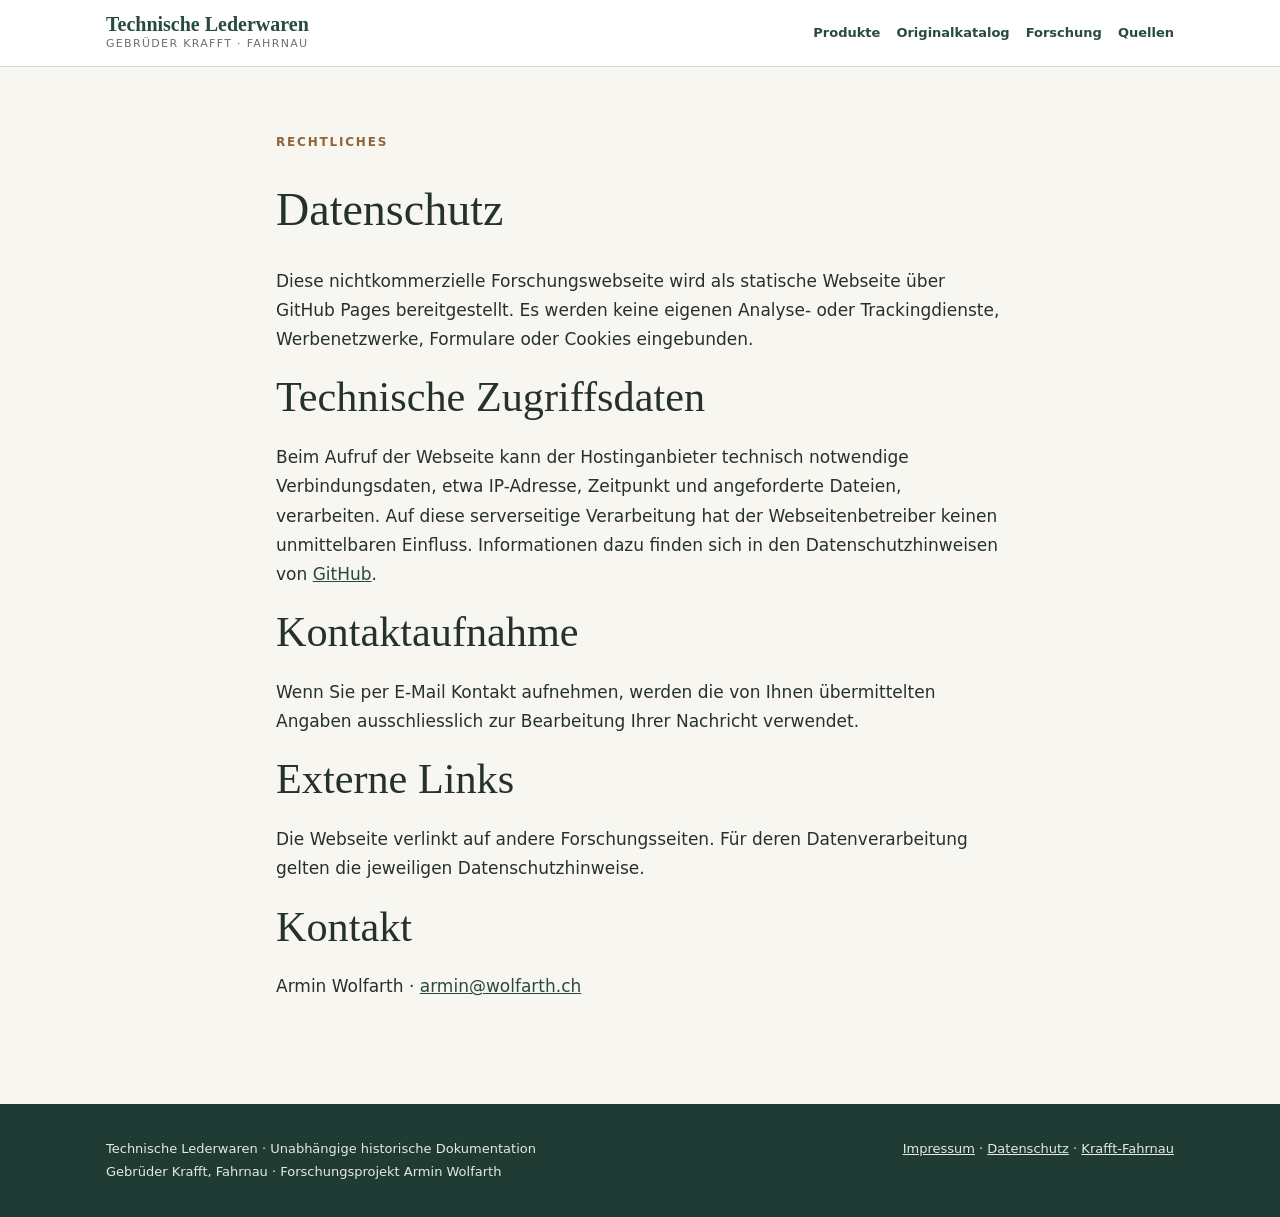
<file: datenschutz.html>
<!doctype html><html lang="de"><head><meta charset="utf-8"><meta name="viewport" content="width=device-width, initial-scale=1"><title>Datenschutz | Technische Lederwaren</title><meta name="description" content="Datenschutzhinweise zur statischen historischen Forschungswebseite Technische Lederwaren."><meta name="robots" content="index,follow"><link rel="canonical" href="https://technische-lederwaren.krafft-fahrnau.de/datenschutz.html"><link rel="stylesheet" href="style.css"></head><body><header><div class="wrap"><a class="brand" href="index.html">Technische Lederwaren<small>Gebrüder Krafft · Fahrnau</small></a><nav><a href="index.html#produkte">Produkte</a><a href="index.html#katalog">Originalkatalog</a><a href="index.html#forschung">Forschung</a><a href="index.html#quellen">Quellen</a></nav></div></header><main class="wrap legal"><div class="kicker">Rechtliches</div><h1 style="font:normal 46px Georgia,serif">Datenschutz</h1><p>Diese nichtkommerzielle Forschungswebseite wird als statische Webseite über GitHub Pages bereitgestellt. Es werden keine eigenen Analyse- oder Trackingdienste, Werbenetzwerke, Formulare oder Cookies eingebunden.</p><h2>Technische Zugriffsdaten</h2><p>Beim Aufruf der Webseite kann der Hostinganbieter technisch notwendige Verbindungsdaten, etwa IP-Adresse, Zeitpunkt und angeforderte Dateien, verarbeiten. Auf diese serverseitige Verarbeitung hat der Webseitenbetreiber keinen unmittelbaren Einfluss. Informationen dazu finden sich in den Datenschutzhinweisen von <a href="https://docs.github.com/en/site-policy/privacy-policies/github-general-privacy-statement">GitHub</a>.</p><h2>Kontaktaufnahme</h2><p>Wenn Sie per E-Mail Kontakt aufnehmen, werden die von Ihnen übermittelten Angaben ausschliesslich zur Bearbeitung Ihrer Nachricht verwendet.</p><h2>Externe Links</h2><p>Die Webseite verlinkt auf andere Forschungsseiten. Für deren Datenverarbeitung gelten die jeweiligen Datenschutzhinweise.</p><h2>Kontakt</h2><p>Armin Wolfarth · <a href="mailto:armin@wolfarth.ch">armin@wolfarth.ch</a></p></main><footer><div class="wrap"><div>Technische Lederwaren · Unabhängige historische Dokumentation<br>Gebrüder Krafft, Fahrnau · Forschungsprojekt Armin Wolfarth</div><div><a href="impressum.html">Impressum</a> · <a href="datenschutz.html">Datenschutz</a> · <a href="https://krafft-fahrnau.de/">Krafft-Fahrnau</a></div></div></footer></body></html>
</file>
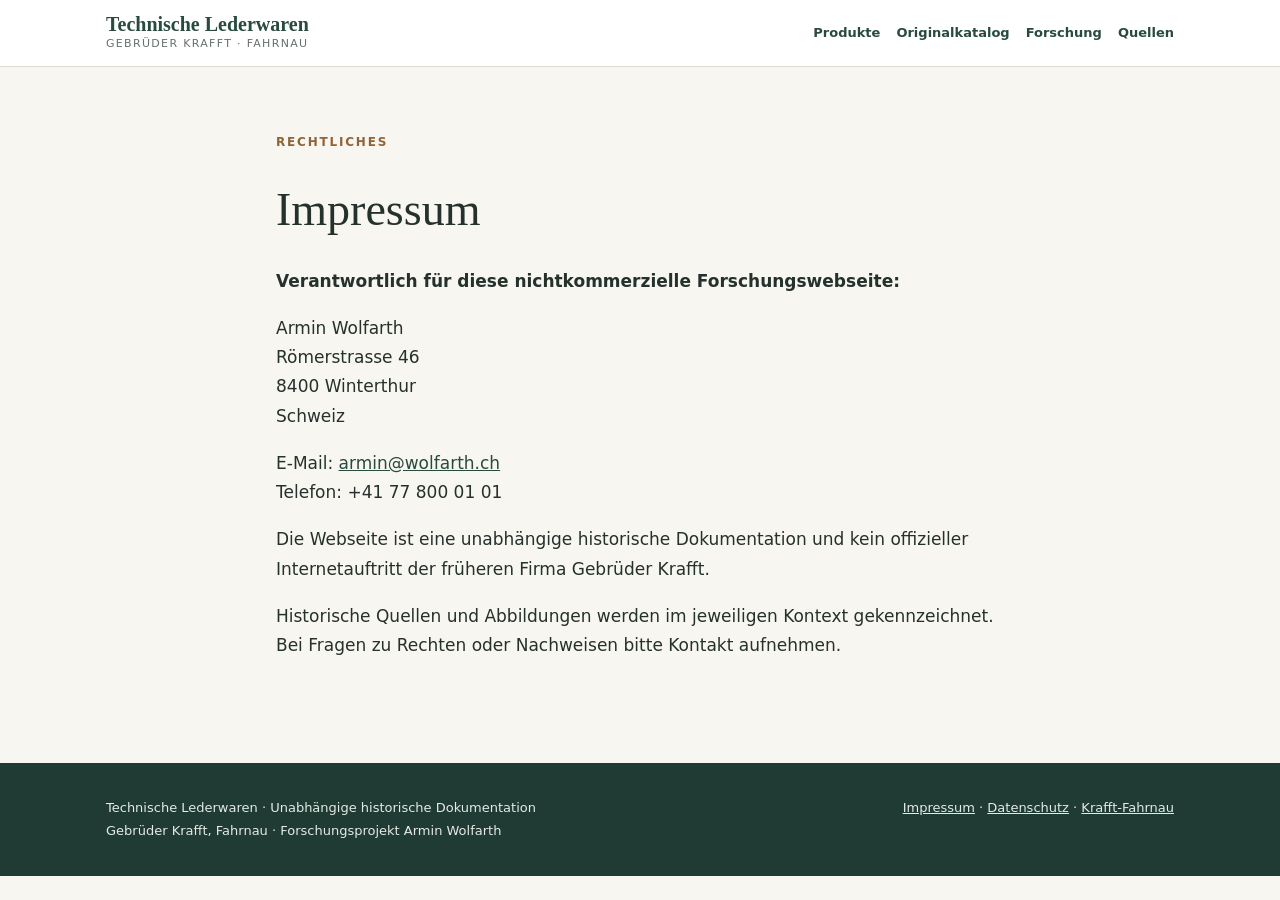
<file: impressum.html>
<!doctype html><html lang="de"><head><meta charset="utf-8"><meta name="viewport" content="width=device-width, initial-scale=1"><title>Impressum | Technische Lederwaren</title><meta name="description" content="Impressum und Kontakt zur historischen Forschungswebseite Technische Lederwaren."><meta name="robots" content="index,follow"><link rel="canonical" href="https://technische-lederwaren.krafft-fahrnau.de/impressum.html"><link rel="stylesheet" href="style.css"></head><body><header><div class="wrap"><a class="brand" href="index.html">Technische Lederwaren<small>Gebrüder Krafft · Fahrnau</small></a><nav><a href="index.html#produkte">Produkte</a><a href="index.html#katalog">Originalkatalog</a><a href="index.html#forschung">Forschung</a><a href="index.html#quellen">Quellen</a></nav></div></header><main class="wrap legal"><div class="kicker">Rechtliches</div><h1 style="font:normal 46px Georgia,serif">Impressum</h1><p><strong>Verantwortlich für diese nichtkommerzielle Forschungswebseite:</strong></p><p>Armin Wolfarth<br>Römerstrasse 46<br>8400 Winterthur<br>Schweiz</p><p>E-Mail: <a href="mailto:armin@wolfarth.ch">armin@wolfarth.ch</a><br>Telefon: +41 77 800 01 01</p><p>Die Webseite ist eine unabhängige historische Dokumentation und kein offizieller Internetauftritt der früheren Firma Gebrüder Krafft.</p><p>Historische Quellen und Abbildungen werden im jeweiligen Kontext gekennzeichnet. Bei Fragen zu Rechten oder Nachweisen bitte Kontakt aufnehmen.</p></main><footer><div class="wrap"><div>Technische Lederwaren · Unabhängige historische Dokumentation<br>Gebrüder Krafft, Fahrnau · Forschungsprojekt Armin Wolfarth</div><div><a href="impressum.html">Impressum</a> · <a href="datenschutz.html">Datenschutz</a> · <a href="https://krafft-fahrnau.de/">Krafft-Fahrnau</a></div></div></footer></body></html>
</file>
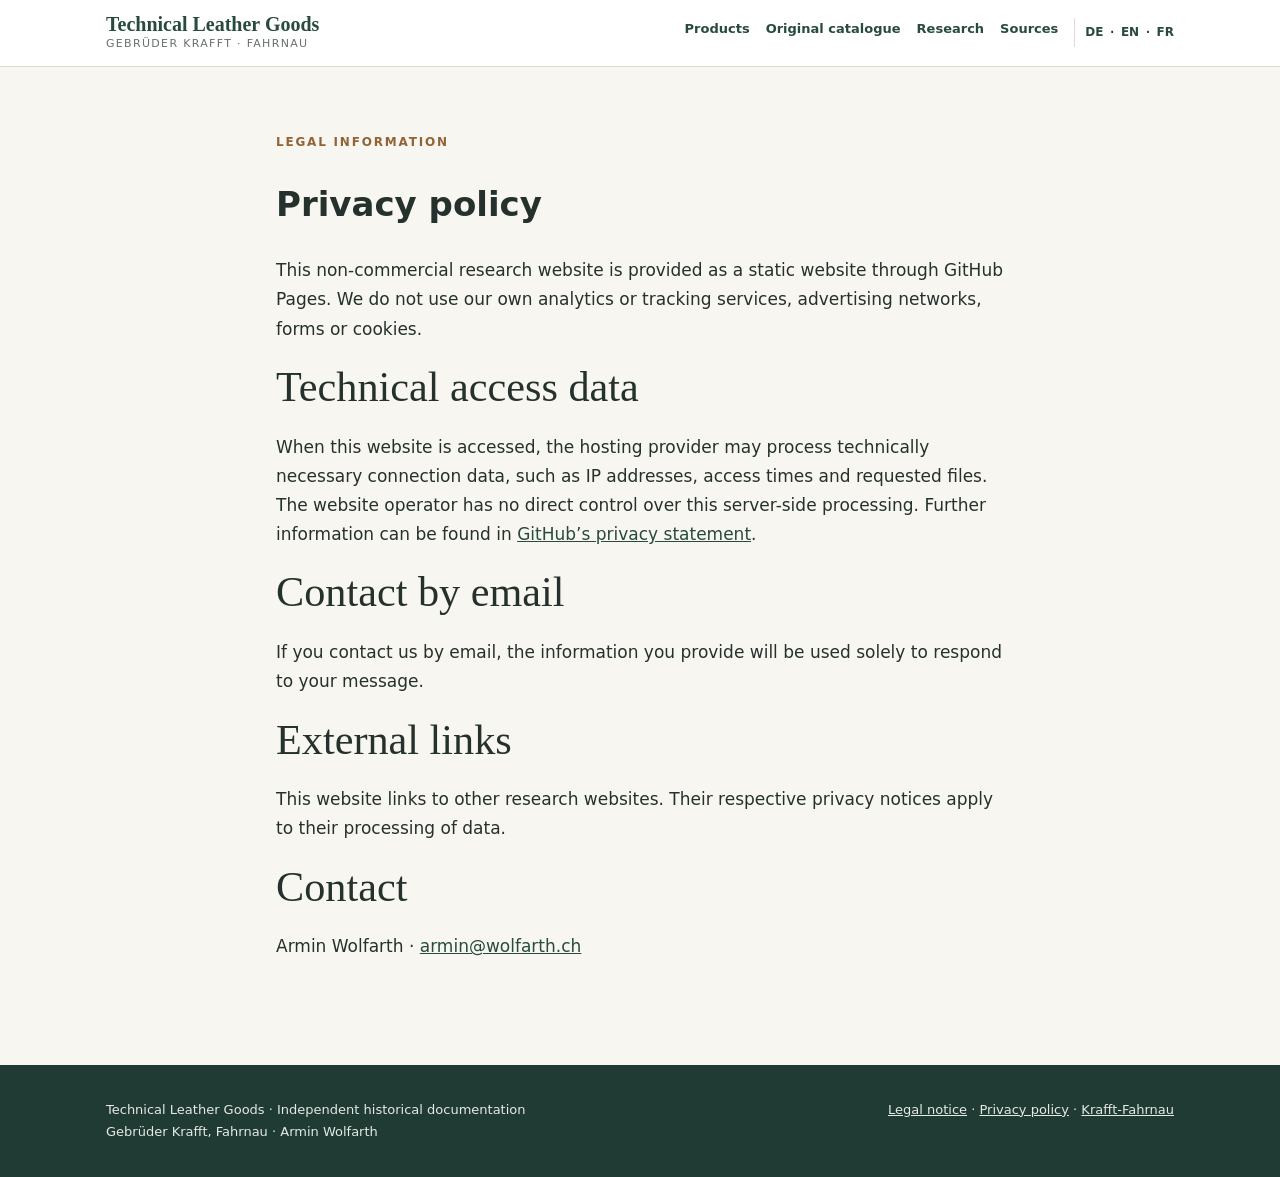
<file: en/datenschutz.html>
<!doctype html><html lang="en"><head><meta charset="utf-8"><meta name="viewport" content="width=device-width, initial-scale=1"><title>Privacy policy | Technical Leather Goods</title><meta name="robots" content="index,follow"><link rel="canonical" href="https://technische-lederwaren.krafft-fahrnau.de/en/datenschutz.html"><link rel="stylesheet" href="../style.css"></head><body><header><div class="wrap"><a class="brand" href="index.html">Technical Leather Goods<small>Gebrüder Krafft · Fahrnau</small></a><nav aria-label="Main navigation"><a href="index.html#produkte">Products</a><a href="index.html#katalog">Original catalogue</a><a href="index.html#forschung">Research</a><a href="index.html#quellen">Sources</a><span class="language-switch"><a href="../">DE</a> · <a href="../en/">EN</a> · <a href="../fr/">FR</a></span></nav></div></header><main class="wrap legal"><div class="kicker">Legal information</div><h1>Privacy policy</h1><p>This non-commercial research website is provided as a static website through GitHub Pages. We do not use our own analytics or tracking services, advertising networks, forms or cookies.</p><h2>Technical access data</h2><p>When this website is accessed, the hosting provider may process technically necessary connection data, such as IP addresses, access times and requested files. The website operator has no direct control over this server-side processing. Further information can be found in <a href="https://docs.github.com/en/site-policy/privacy-policies/github-general-privacy-statement">GitHub’s privacy statement</a>.</p><h2>Contact by email</h2><p>If you contact us by email, the information you provide will be used solely to respond to your message.</p><h2>External links</h2><p>This website links to other research websites. Their respective privacy notices apply to their processing of data.</p><h2>Contact</h2><p>Armin Wolfarth · <a href="mailto:armin@wolfarth.ch">armin@wolfarth.ch</a></p></main><footer><div class="wrap"><div>Technical Leather Goods · Independent historical documentation<br>Gebrüder Krafft, Fahrnau · Armin Wolfarth</div><div><a href="impressum.html">Legal notice</a> · <a href="datenschutz.html">Privacy policy</a> · <a href="https://krafft-fahrnau.de/">Krafft-Fahrnau</a></div></div></footer></body></html>
</file>
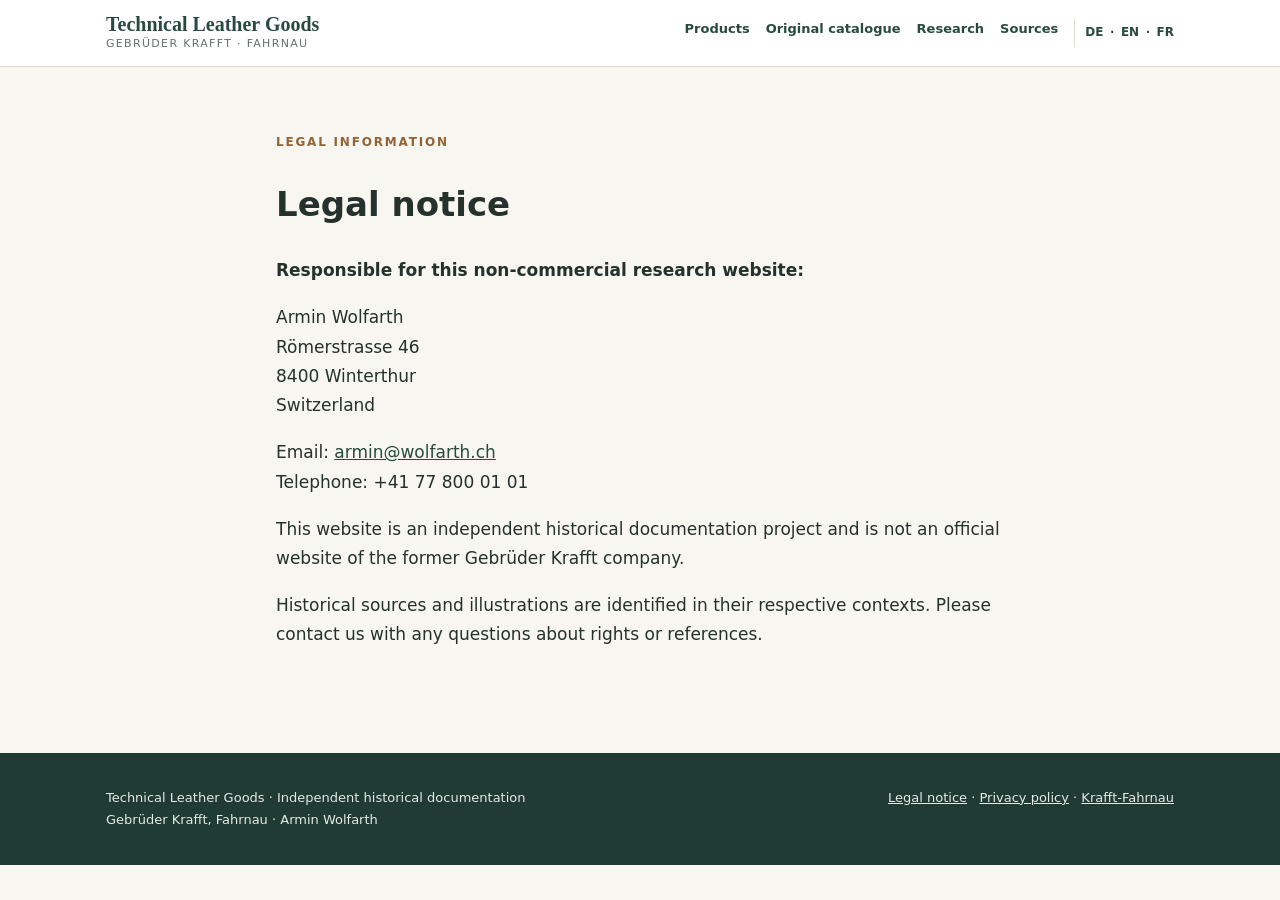
<file: en/impressum.html>
<!doctype html><html lang="en"><head><meta charset="utf-8"><meta name="viewport" content="width=device-width, initial-scale=1"><title>Legal notice | Technical Leather Goods</title><meta name="robots" content="index,follow"><link rel="canonical" href="https://technische-lederwaren.krafft-fahrnau.de/en/impressum.html"><link rel="stylesheet" href="../style.css"></head><body><header><div class="wrap"><a class="brand" href="index.html">Technical Leather Goods<small>Gebrüder Krafft · Fahrnau</small></a><nav aria-label="Main navigation"><a href="index.html#produkte">Products</a><a href="index.html#katalog">Original catalogue</a><a href="index.html#forschung">Research</a><a href="index.html#quellen">Sources</a><span class="language-switch"><a href="../">DE</a> · <a href="../en/">EN</a> · <a href="../fr/">FR</a></span></nav></div></header><main class="wrap legal"><div class="kicker">Legal information</div><h1>Legal notice</h1><p><strong>Responsible for this non-commercial research website:</strong></p><p>Armin Wolfarth<br>Römerstrasse 46<br>8400 Winterthur<br>Switzerland</p><p>Email: <a href="mailto:armin@wolfarth.ch">armin@wolfarth.ch</a><br>Telephone: +41 77 800 01 01</p><p>This website is an independent historical documentation project and is not an official website of the former Gebrüder Krafft company.</p><p>Historical sources and illustrations are identified in their respective contexts. Please contact us with any questions about rights or references.</p></main><footer><div class="wrap"><div>Technical Leather Goods · Independent historical documentation<br>Gebrüder Krafft, Fahrnau · Armin Wolfarth</div><div><a href="impressum.html">Legal notice</a> · <a href="datenschutz.html">Privacy policy</a> · <a href="https://krafft-fahrnau.de/">Krafft-Fahrnau</a></div></div></footer></body></html>
</file>
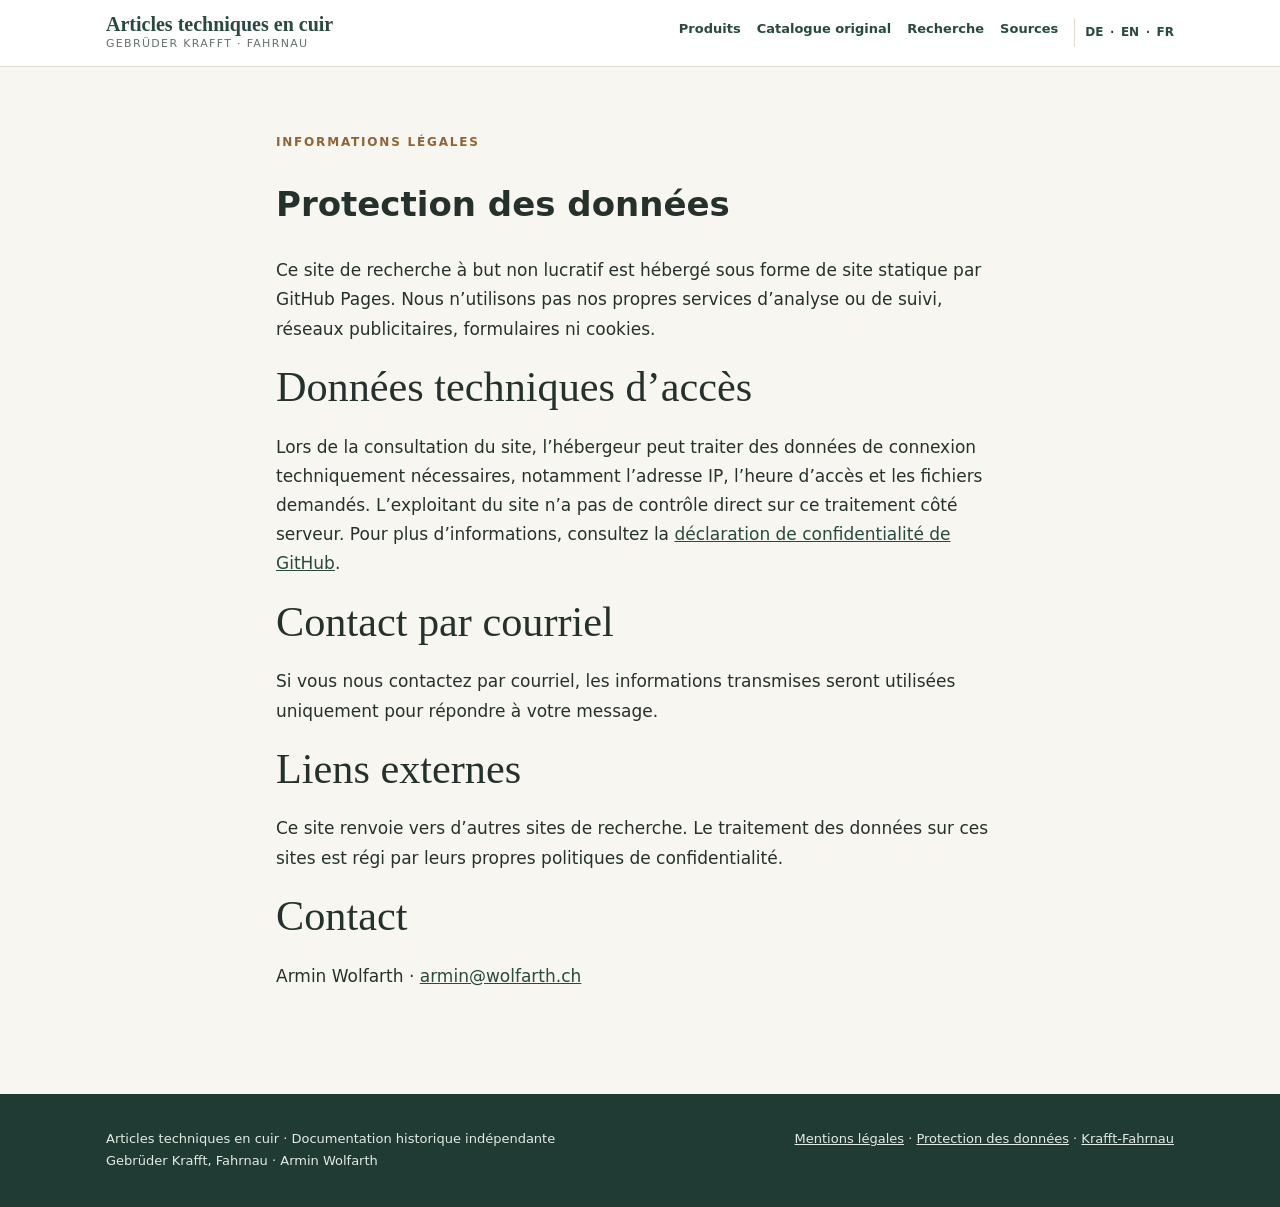
<file: fr/datenschutz.html>
<!doctype html><html lang="fr"><head><meta charset="utf-8"><meta name="viewport" content="width=device-width, initial-scale=1"><title>Protection des données | Articles techniques en cuir</title><meta name="robots" content="index,follow"><link rel="canonical" href="https://technische-lederwaren.krafft-fahrnau.de/fr/datenschutz.html"><link rel="stylesheet" href="../style.css"></head><body><header><div class="wrap"><a class="brand" href="index.html">Articles techniques en cuir<small>Gebrüder Krafft · Fahrnau</small></a><nav aria-label="Navigation principale"><a href="index.html#produkte">Produits</a><a href="index.html#katalog">Catalogue original</a><a href="index.html#forschung">Recherche</a><a href="index.html#quellen">Sources</a><span class="language-switch"><a href="../">DE</a> · <a href="../en/">EN</a> · <a href="../fr/">FR</a></span></nav></div></header><main class="wrap legal"><div class="kicker">Informations légales</div><h1>Protection des données</h1><p>Ce site de recherche à but non lucratif est hébergé sous forme de site statique par GitHub Pages. Nous n’utilisons pas nos propres services d’analyse ou de suivi, réseaux publicitaires, formulaires ni cookies.</p><h2>Données techniques d’accès</h2><p>Lors de la consultation du site, l’hébergeur peut traiter des données de connexion techniquement nécessaires, notamment l’adresse IP, l’heure d’accès et les fichiers demandés. L’exploitant du site n’a pas de contrôle direct sur ce traitement côté serveur. Pour plus d’informations, consultez la <a href="https://docs.github.com/en/site-policy/privacy-policies/github-general-privacy-statement">déclaration de confidentialité de GitHub</a>.</p><h2>Contact par courriel</h2><p>Si vous nous contactez par courriel, les informations transmises seront utilisées uniquement pour répondre à votre message.</p><h2>Liens externes</h2><p>Ce site renvoie vers d’autres sites de recherche. Le traitement des données sur ces sites est régi par leurs propres politiques de confidentialité.</p><h2>Contact</h2><p>Armin Wolfarth · <a href="mailto:armin@wolfarth.ch">armin@wolfarth.ch</a></p></main><footer><div class="wrap"><div>Articles techniques en cuir · Documentation historique indépendante<br>Gebrüder Krafft, Fahrnau · Armin Wolfarth</div><div><a href="impressum.html">Mentions légales</a> · <a href="datenschutz.html">Protection des données</a> · <a href="https://krafft-fahrnau.de/">Krafft-Fahrnau</a></div></div></footer></body></html>
</file>
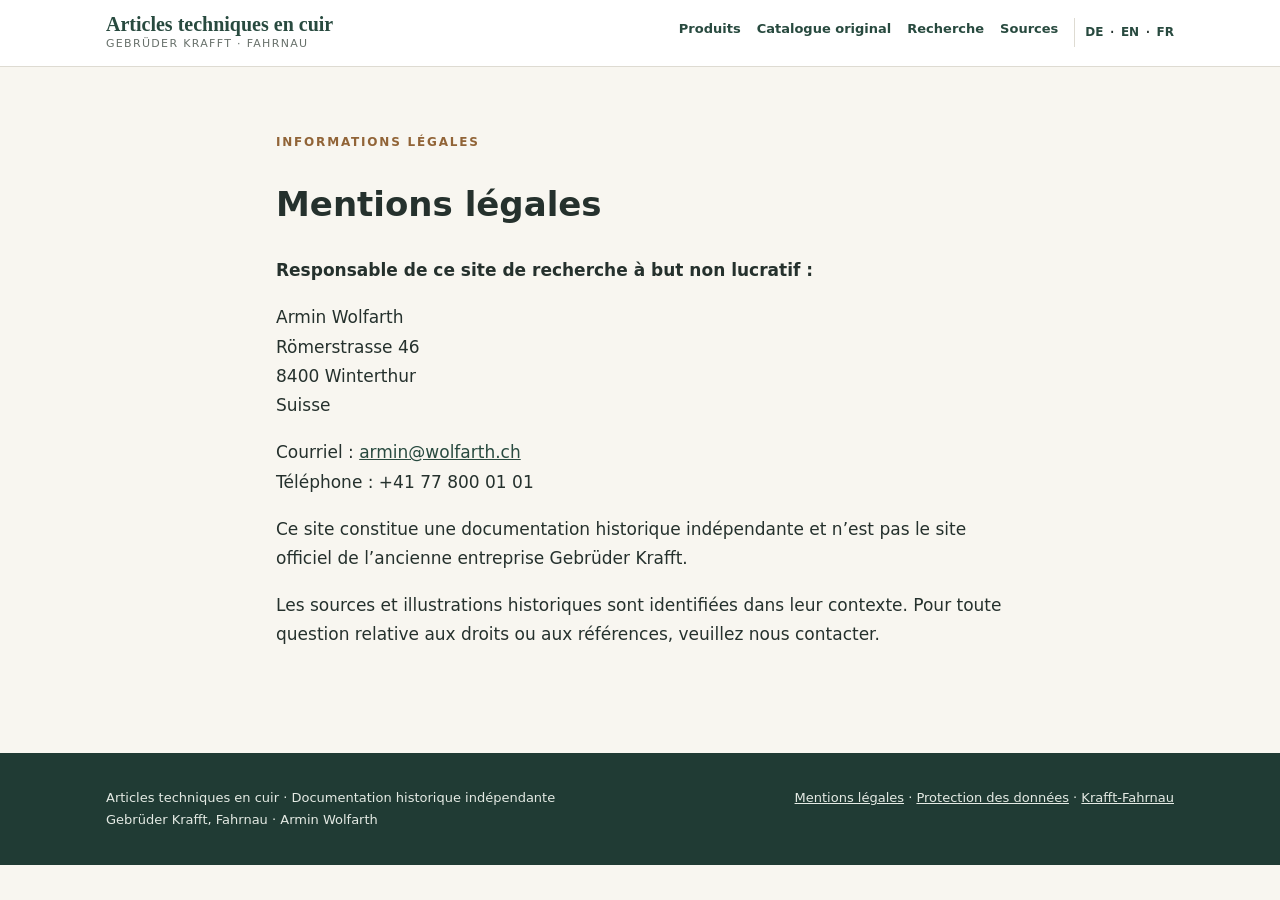
<file: fr/impressum.html>
<!doctype html><html lang="fr"><head><meta charset="utf-8"><meta name="viewport" content="width=device-width, initial-scale=1"><title>Mentions légales | Articles techniques en cuir</title><meta name="robots" content="index,follow"><link rel="canonical" href="https://technische-lederwaren.krafft-fahrnau.de/fr/impressum.html"><link rel="stylesheet" href="../style.css"></head><body><header><div class="wrap"><a class="brand" href="index.html">Articles techniques en cuir<small>Gebrüder Krafft · Fahrnau</small></a><nav aria-label="Navigation principale"><a href="index.html#produkte">Produits</a><a href="index.html#katalog">Catalogue original</a><a href="index.html#forschung">Recherche</a><a href="index.html#quellen">Sources</a><span class="language-switch"><a href="../">DE</a> · <a href="../en/">EN</a> · <a href="../fr/">FR</a></span></nav></div></header><main class="wrap legal"><div class="kicker">Informations légales</div><h1>Mentions légales</h1><p><strong>Responsable de ce site de recherche à but non lucratif :</strong></p><p>Armin Wolfarth<br>Römerstrasse 46<br>8400 Winterthur<br>Suisse</p><p>Courriel : <a href="mailto:armin@wolfarth.ch">armin@wolfarth.ch</a><br>Téléphone : +41 77 800 01 01</p><p>Ce site constitue une documentation historique indépendante et n’est pas le site officiel de l’ancienne entreprise Gebrüder Krafft.</p><p>Les sources et illustrations historiques sont identifiées dans leur contexte. Pour toute question relative aux droits ou aux références, veuillez nous contacter.</p></main><footer><div class="wrap"><div>Articles techniques en cuir · Documentation historique indépendante<br>Gebrüder Krafft, Fahrnau · Armin Wolfarth</div><div><a href="impressum.html">Mentions légales</a> · <a href="datenschutz.html">Protection des données</a> · <a href="https://krafft-fahrnau.de/">Krafft-Fahrnau</a></div></div></footer></body></html>
</file>
<file: style.css>
:root{--ink:#25312d;--muted:#68716b;--paper:#f8f6f0;--white:#fff;--green:#284a3f;--gold:#a77746;--line:#dedbd2}*{box-sizing:border-box}html{scroll-behavior:smooth}body{margin:0;background:var(--paper);color:var(--ink);font:17px/1.72 system-ui,-apple-system,'Segoe UI',sans-serif}a{color:var(--green)}a:hover{text-decoration-color:var(--gold)}.wrap{max-width:1120px;margin:auto;padding:0 26px}header{background:white;border-bottom:1px solid var(--line);position:sticky;top:0;z-index:5}header .wrap{display:flex;justify-content:space-between;align-items:center;gap:20px;padding-top:13px;padding-bottom:13px}.brand{font-family:Georgia,serif;font-weight:bold;font-size:20px;text-decoration:none;line-height:1.15}.brand small{display:block;font:11px/1.5 system-ui;letter-spacing:.12em;text-transform:uppercase;color:var(--muted)}nav{display:flex;gap:16px;flex-wrap:wrap}nav a{font-size:13px;text-decoration:none;font-weight:650}.hero{background:#203b34;color:white;overflow:hidden}.hero .wrap{display:grid;grid-template-columns:1.15fr .85fr;align-items:center;gap:50px;min-height:530px}.eyebrow{text-transform:uppercase;letter-spacing:.16em;font-size:12px;font-weight:750;color:#b9c8bd}.hero h1{font:normal clamp(39px,5vw,68px)/1.08 Georgia,serif;letter-spacing:-.025em;margin:18px 0 22px}.hero p{color:#e0e7df;max-width:610px;font-size:19px}.hero figure{margin:0;align-self:stretch;display:flex;flex-direction:column;justify-content:center;padding:25px 0}.hero img{width:100%;max-height:455px;object-fit:contain;filter:drop-shadow(0 12px 16px #10221e)}.hero figcaption{font-size:12px;color:#b9c8bd;text-align:center}.btn{display:inline-block;margin-top:15px;background:#e9d6b6;color:#1e342b;padding:12px 19px;border-radius:3px;text-decoration:none;font-weight:750;font-size:14px}.intro{padding:65px 0 32px}.kicker{color:#916437;text-transform:uppercase;font-size:12px;font-weight:750;letter-spacing:.15em}h2{font:normal clamp(30px,3.3vw,45px)/1.2 Georgia,serif;margin:10px 0 20px}h3{font:normal 25px/1.25 Georgia,serif;margin:8px 0 14px}p{margin:0 0 18px}.lead{font-size:20px;max-width:820px}.section{padding:56px 0;border-top:1px solid var(--line)}.cards{display:grid;grid-template-columns:repeat(3,1fr);gap:22px}.card{background:white;border:1px solid var(--line);border-radius:5px;overflow:hidden}.card img{width:100%;height:245px;object-fit:cover;object-position:center}.card .inside{padding:23px}.card p{font-size:15px;color:#53615a}.split{display:grid;grid-template-columns:1fr 1fr;gap:60px;align-items:center}.split img{width:100%;border:1px solid var(--line);background:white}.caption{font-size:12px;color:var(--muted);margin-top:8px}.gallery{display:grid;grid-template-columns:repeat(3,1fr);gap:16px}.gallery figure{margin:0;background:white;border:1px solid var(--line);padding:12px}.gallery img{width:100%;height:300px;object-fit:contain}.gallery figcaption{font-size:13px;color:var(--muted);line-height:1.4}.note{border-left:4px solid var(--gold);padding:17px 22px;background:#f0ebe1;margin:22px 0}.links{display:grid;grid-template-columns:1fr 1fr;gap:18px}.linkbox{display:block;background:white;border:1px solid var(--line);padding:24px;text-decoration:none}.linkbox strong{display:block;font:24px Georgia,serif;color:var(--ink)}.linkbox span{color:var(--muted);font-size:14px}footer{background:#203b34;color:#e4eae4;padding:34px 0;font-size:13px}footer a{color:#e4eae4}footer .wrap{display:flex;justify-content:space-between;gap:20px;flex-wrap:wrap}.legal{max-width:780px;padding-top:65px;padding-bottom:85px}ul{padding-left:22px}li{margin-bottom:9px}@media(max-width:800px){header{position:static}header .wrap{display:block}nav{margin-top:14px}.hero .wrap,.split{grid-template-columns:1fr;gap:10px}.hero .wrap{padding-top:55px}.hero figure{padding-bottom:35px}.cards,.gallery,.links{grid-template-columns:1fr}.gallery img{height:auto;max-height:480px}.card img{height:300px}}
/* Language navigation */
.language-switch{display:inline-flex;align-items:center;gap:6px;white-space:nowrap;padding-left:10px;border-left:1px solid var(--line)}.language-switch a{font-size:12px}.language-switch a[aria-current="page"]{text-decoration:underline;text-underline-offset:4px}
</file>
